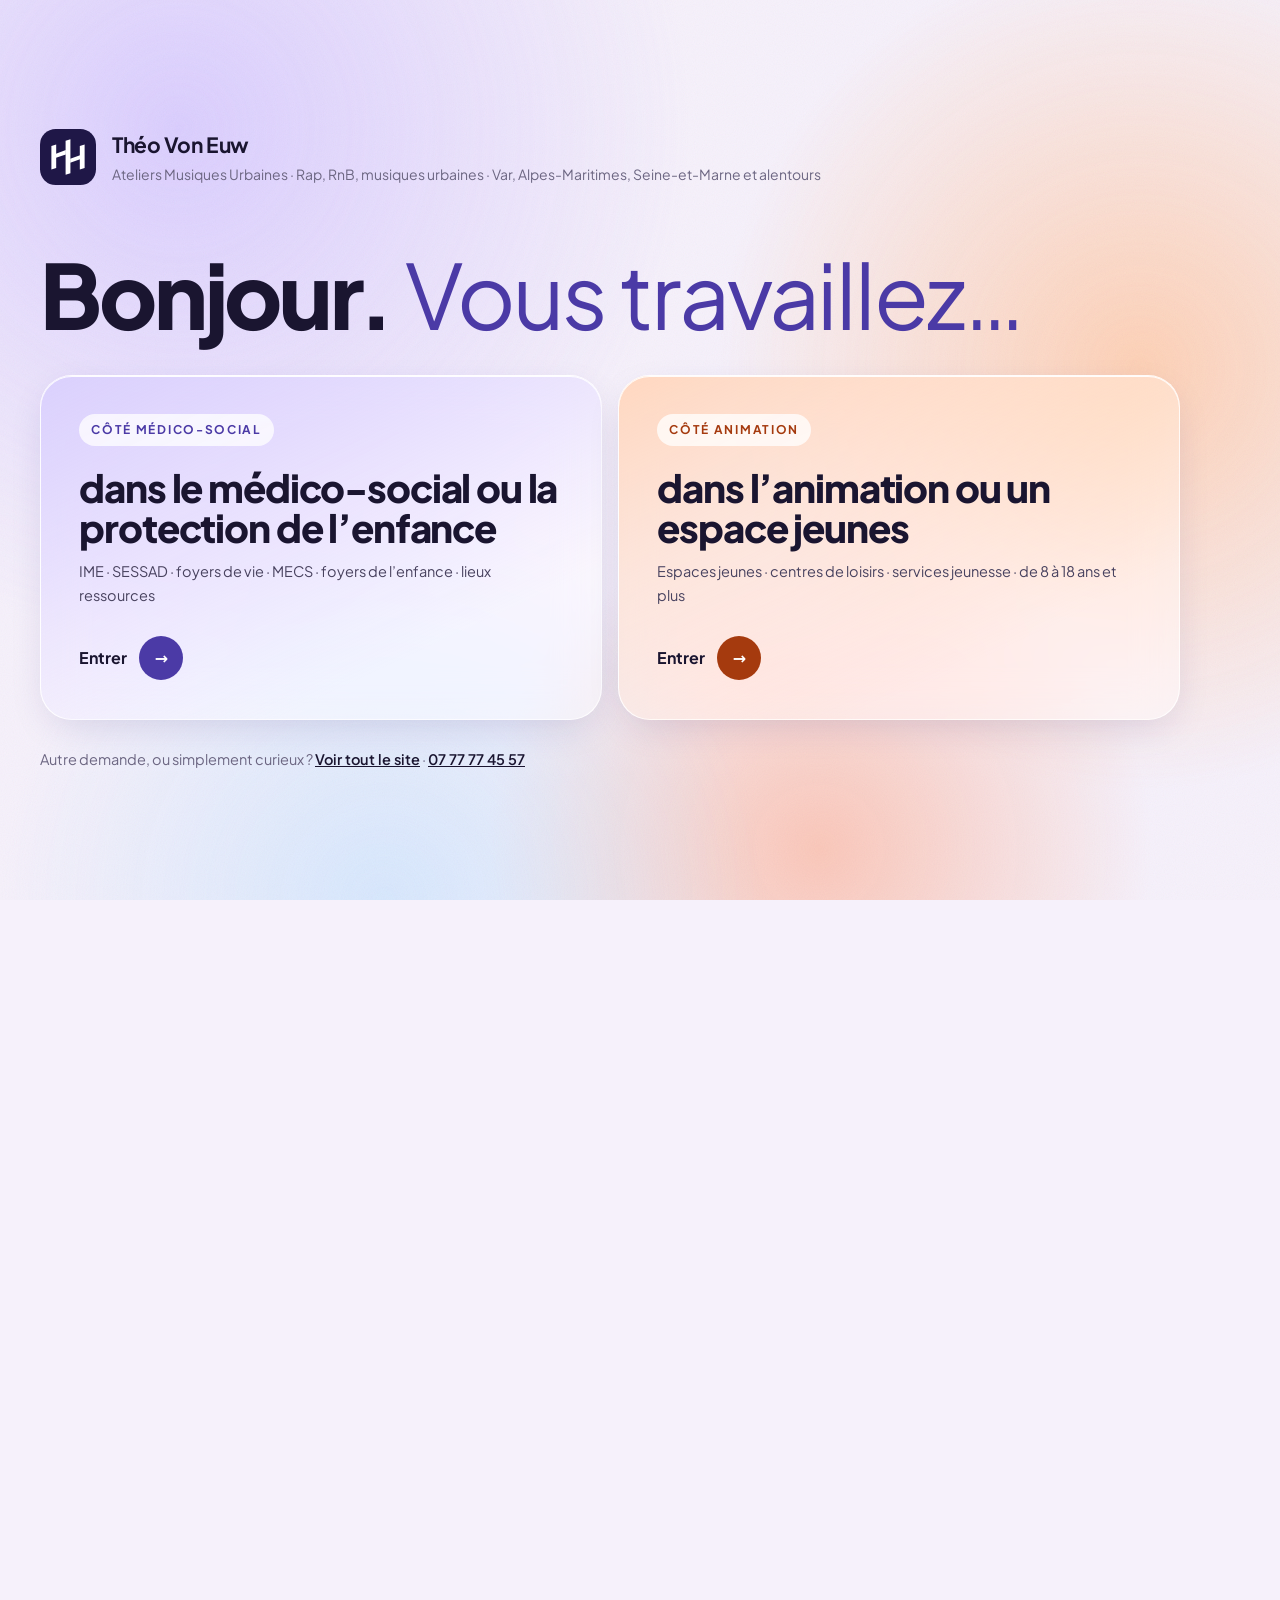
<file: index.html>
<!doctype html>
<html lang="fr">
<head>
<meta charset="utf-8">
<meta name="viewport" content="width=device-width, initial-scale=1">
<title>Théo Von Euw · Ateliers Musiques Urbaines</title>
<meta name="description" content="Ateliers de création en rap, RnB et musiques urbaines pour les établissements médico-sociaux et les espaces jeunes du Var, des Alpes-Maritimes, de Seine-et-Marne et alentours. Théo Von Euw, ingénieur du son et sound designer à Nice.">
<meta name="theme-color" content="#f6f1fb">
<link rel="canonical" href="https://www.ateliersmusiquesurbaines.fr/">
<link rel="icon" href="favicon.svg?v=hh" type="image/svg+xml">
<link rel="apple-touch-icon" href="apple-touch-icon.png">
<link rel="manifest" href="site.webmanifest">
<link rel="preload" href="assets/fonts/plus-jakarta-sans-latin.woff2" as="font" type="font/woff2" crossorigin>
<!-- Aperçu quand le lien est partagé (mail, WhatsApp, LinkedIn, Facebook…) -->
<meta property="og:type" content="website">
<meta property="og:locale" content="fr_FR">
<meta property="og:site_name" content="Théo Von Euw · Ateliers Musiques Urbaines">
<meta property="og:title" content="Ateliers Musiques Urbaines — médico-social &amp; espaces jeunes">
<meta property="og:description" content="Ateliers de création en rap, RnB et musiques urbaines, dans vos locaux : établissements médico-sociaux, protection de l’enfance, espaces jeunes. Var, Alpes-Maritimes, Seine-et-Marne et alentours.">
<meta property="og:url" content="https://www.ateliersmusiquesurbaines.fr/">
<meta property="og:image" content="https://www.ateliersmusiquesurbaines.fr/assets/partage.png">
<meta property="og:image:width" content="1200">
<meta property="og:image:height" content="630">
<meta property="og:image:alt" content="Ateliers Musiques Urbaines — Théo Von Euw, ingénieur du son et sound designer">
<meta name="twitter:card" content="summary_large_image">
<!-- Fiche d'identité lue par Google (résultats de recherche) -->
<script type="application/ld+json">
{
  "@context": "https://schema.org",
  "@type": "ProfessionalService",
  "name": "Ateliers Musiques Urbaines — Théo Von Euw",
  "description": "Ateliers de création musicale en rap, RnB et musiques urbaines pour les établissements médico-sociaux, la protection de l’enfance et les espaces jeunes.",
  "url": "https://www.ateliersmusiquesurbaines.fr/",
  "image": "https://www.ateliersmusiquesurbaines.fr/assets/partage.png",
  "logo": "https://www.ateliersmusiquesurbaines.fr/assets/icone-512.png",
  "telephone": "+33777774557",
  "email": "contactheo00@gmail.com",
  "founder": { "@type": "Person", "name": "Théo Von Euw", "jobTitle": "Ingénieur du son et sound designer" },
  "address": { "@type": "PostalAddress", "addressLocality": "Nice", "addressRegion": "Provence-Alpes-Côte d’Azur", "addressCountry": "FR" },
  "areaServed": [{ "@type": "AdministrativeArea", "name": "Var" }, { "@type": "AdministrativeArea", "name": "Alpes-Maritimes" }, { "@type": "AdministrativeArea", "name": "Seine-et-Marne" }, { "@type": "AdministrativeArea", "name": "Île-de-France" }],
  "knowsAbout": ["Atelier rap", "Atelier RnB", "Musiques urbaines", "Médiation musicale", "Enregistrement", "Écriture de chansons"]
}
</script>
<link rel="stylesheet" href="style.css">
<script>document.documentElement.classList.add('js');</script>
</head>
<body>
<div class="fond" aria-hidden="true"><i></i><i></i><i></i><i></i></div>
<a class="lien-evitement" href="#contenu">Aller au contenu</a>

<header class="entete">
  <div class="capsule">
    <a class="marque" href="#haut" aria-label="Théo Von Euw, retour en haut">
      <img class="logo" src="assets/charte/symbole.svg" alt="" width="42" height="42">
      <span class="marque-texte"><b>Théo Von Euw</b><small>Ateliers Musiques Urbaines</small></span>
    </a>
    <div class="bascule" role="group" aria-label="Votre public">
      <button type="button" data-choix="medico" aria-pressed="false">Médico-social</button>
      <button type="button" data-choix="jeunes" aria-pressed="false">Animation</button>
      <span class="bascule-curseur" aria-hidden="true"></span>
    </div>
    <button class="menu-mobile" type="button" aria-expanded="false" aria-controls="nav" aria-label="Menu"><span aria-hidden="true"></span></button>
    <nav class="nav" id="nav" aria-label="Navigation principale">
      <a href="#publics">Pour vous</a>
      <a href="#seance"><span data-pour="medico">La progression</span><span data-pour="tout">Les ateliers</span><span data-pour="jeunes">Le stage</span></a>
      <a href="#parcours">Parcours</a>
      <a href="#questions">Questions</a>
      <a class="bouton" href="#contact">Me contacter</a>
    </nav>
  </div>
</header>

<main id="contenu">

  <!-- Porte d'entrée : le visiteur choisit son côté -->
  <section class="porte" id="accueil" aria-labelledby="titre-porte">
    <div class="conteneur porte-interieur">
      <div class="porte-tete">
        <img class="logo-porte" src="assets/charte/symbole.svg" alt="" width="56" height="56">
        <div>
          <p class="porte-nom">Théo Von Euw</p>
          <p class="porte-metier">Ateliers Musiques Urbaines · Rap, RnB, musiques urbaines · Var, Alpes-Maritimes, Seine-et-Marne et alentours</p>
        </div>
      </div>

      <h2 id="titre-porte" class="porte-titre">Bonjour. <em>Vous travaillez…</em></h2>

      <div class="portes">
        <a class="verre battant medico" href="#medico" data-choix="medico">
          <span class="battant-etiquette">Côté médico-social</span>
          <strong>dans le médico-social ou la protection de l’enfance</strong>
          <span class="battant-liste">IME · SESSAD · foyers de vie · MECS · foyers de l’enfance · lieux ressources</span>
          <span class="battant-entrer">Entrer <i aria-hidden="true">→</i></span>
        </a>
        <a class="verre battant jeunes" href="#animation" data-choix="jeunes">
          <span class="battant-etiquette">Côté animation</span>
          <strong>dans l’animation ou un espace jeunes</strong>
          <span class="battant-liste">Espaces jeunes · centres de loisirs · services jeunesse · de 8 à 18 ans et plus</span>
          <span class="battant-entrer">Entrer <i aria-hidden="true">→</i></span>
        </a>
      </div>

      <p class="porte-pied">Autre demande, ou simplement curieux ? <a href="#parcours" data-choix="tout">Voir tout le site</a> · <a href="tel:+33777774557">07 77 77 45 57</a></p>
    </div>
  </section>

  <!-- Accroche : une grille de tuiles -->
  <section class="accroche" id="haut">
    <div class="conteneur tuiles">

      <div class="verre tuile tuile-titre">
        <div data-pour="medico">
          <p class="puce"><span class="point" aria-hidden="true"></span>Ateliers Musiques Urbaines — Médico-social &amp; protection de l’enfance</p>
          <h1>Un atelier musical qui avance au rythme de chacun, <em>séance après séance.</em></h1>
          <p class="intro">J’interviens dans toutes sortes de structures, auprès d’enfants, d’adolescents et d’adultes porteurs d’un handicap mental ou physique, et auprès de jeunes en situation de fragilité sociale. Chacun avance à son rythme : de la mélodie fredonnée jusqu’à, parfois, sa propre chanson.</p>
        </div>
        <div data-pour="tout">
          <p class="puce"><span class="point" aria-hidden="true"></span>Rap · RnB · Musiques urbaines — Var, Alpes-Maritimes, Seine-et-Marne et alentours</p>
          <h1>J’installe un studio d’enregistrement dans votre structure, <em>le temps d’un atelier.</em></h1>
          <p class="intro">Ingénieur du son et sound designer, j’anime depuis 2022 des ateliers de création musicale pour deux publics : les établissements médico-sociaux et de protection de l’enfance, et les espaces jeunes. Chaque participant écrit, chante ou vocalise, et s’entend enfin sur un vrai morceau.</p>
        </div>
        <div data-pour="jeunes">
          <p class="puce"><span class="point" aria-hidden="true"></span>Ateliers Musiques Urbaines — Animation &amp; Espaces jeunes</p>
          <h1>Vos jeunes créent leur propre morceau, <em>de la première note à l’enregistrement.</em></h1>
          <p class="intro">Pendant les vacances scolaires ou le temps d’un week-end, j’installe un studio d’enregistrement dans votre structure. Le groupe choisit une instrumentale, invente ses mélodies, écrit ses paroles et enregistre : le temps du stage, un ou plusieurs morceaux voient le jour, en rap, en RnB ou dans le style qui lui ressemble.</p>
        </div>
      </div>

      <div class="tuile tuile-cabine">
        <div class="cabine-haut">
          <span class="rec"><i></i>Studio mobile</span>
          <span>Var, Alpes-Maritimes, Seine-et-Marne et alentours</span>
        </div>
        <div class="cabine-milieu">
          <p class="cabine-titre">J’apporte tout le studio.</p>
          <p class="cabine-texte">Le même matériel qu’en studio professionnel, installé en quelques minutes dans une salle ordinaire.</p>
          <ul class="cabine-materiel">
            <li>Ordinateur</li><li>Convertisseur</li><li>Micro</li><li>Trépied</li><li>Casque</li><li>Enceintes</li>
          </ul>
        </div>
        <div class="cabine-bas">
          <b>Rien à installer de votre côté</b>
          <span>Une salle au calme, une prise et une table suffisent.</span>
        </div>
      </div>

      <div class="verre tuile tuile-public">
        <div data-pour="medico">
          <p class="etiquette etiquette-medico">Vous êtes côté médico-social</p>
          <p class="tuile-public-texte">Deux façons de travailler : un parcours progressif sur l’année pour un public porteur de handicap, et un atelier tourné vers l’écriture en foyer et en MECS.</p>
        </div>
        <div data-pour="jeunes">
          <p class="etiquette etiquette-jeunes">Vous êtes côté animation</p>
          <p class="tuile-public-texte">Un stage de création musicale, sur une durée définie avec vous (6 heures au minimum). À la fin, un vrai morceau, fait par vos jeunes.</p>
        </div>
        <div class="tuile-public-actions">
          <a class="bouton" href="#publics">Voir la démarche <span class="fleche" aria-hidden="true">↓</span></a>
          <button class="lien-changer" type="button" data-changer>Changer de côté</button>
        </div>
      </div>

      <ul class="tuile-reperes" data-pour="jeunes">
        <li class="verre tuile"><b>8 à 18 ans</b><span>et plus : des plus jeunes aux jeunes adultes</span></li>
        <li class="verre tuile"><b>6 h minimum</b><span>la durée se définit avec vous, souvent pendant les vacances ou le week-end</span></li>
        <li class="verre tuile"><b>8 à 10 jeunes</b><span>par groupe, pour que chacun ait vraiment sa place</span></li>
        <li class="verre tuile"><b>1 morceau et plus</b><span>écouté ensemble en fin de stage, puis mixé en studio</span></li>
      </ul>
      <ul class="tuile-reperes" data-pour="medico">
        <li class="verre tuile"><b>Tous âges</b><span>de l’enfance à l’âge adulte, avec ou sans handicap</span></li>
        <li class="verre tuile"><b>Sur l’année</b><span>chaque semaine, tous les quinze jours ou une fois par mois</span></li>
        <li class="verre tuile"><b>À son rythme</b><span>la mélodie d’abord, puis les mots, puis l’écriture</span></li>
        <li class="verre tuile"><b>Tout est gardé</b><span>chaque enregistrement est conservé, depuis 2022</span></li>
      </ul>
      <ul class="tuile-reperes" data-pour="tout">
        <li class="verre tuile"><b>Depuis 2022</b><span>des ateliers en IME, SESSAD, foyers et espaces jeunes</span></li>
        <li class="verre tuile"><b>Deux publics</b><span>médico-social et animation, un accompagnement adapté à chacun</span></li>
        <li class="verre tuile"><b>Chez vous</b><span>je me déplace dans le Var, les Alpes-Maritimes, en Seine-et-Marne et alentours</span></li>
        <li class="verre tuile"><b>Sur devis</b><span>selon le rythme, la durée et le format</span></li>
      </ul>
    </div>
  </section>

  <!-- Publics : seul le panneau du public choisi s’affiche -->
  <section class="section" id="publics" aria-label="Votre public">
    <div class="conteneur">
      <!-- Médico-social & protection de l’enfance -->
      <div class="panneau medico apparait" id="medico-social" data-pour="medico tout">
        <div class="panneau-tete">
          <div>
            <p class="etiquette">Côté médico-social &amp; protection de l’enfance</p>
            <h2>Un atelier qui s’adapte <em>à chaque personne.</em></h2>
          </div>
          <p>IME, SESSAD, foyers de vie, MECS, foyers de l’enfance, lieux ressources : j’interviens auprès de publics jeunes ou moins jeunes, porteurs d’un handicap mental ou physique, ou sans handicap mais en situation de fragilité sociale. Selon le public, l’atelier ne se construit pas de la même façon.</p>
        </div>

        <div class="parcours-duo">
          <article class="verre parcours">
            <p class="parcours-pour">Handicap mental ou physique</p>
            <h3>Une progression sur l’année</h3>
            <p>On travaille dans la durée, le plus souvent sur toute l’année scolaire (chaque semaine hors vacances, tous les quinze jours ou une fois par mois), pour pouvoir suivre les progrès de chacun. On avance par étapes, sans en brûler aucune :</p>
            <ol class="marches">
              <li><b>La topline</b><span>On commence uniquement par la mélodie de la voix : fredonner, vocaliser, improviser sur une instrumentale. Pas besoin de mots ni de savoir lire.</span></li>
              <li><b>Les premiers mots</b><span>Quand la personne est prête, on pose des mots sur sa mélodie.</span></li>
              <li><b>Sa propre chanson</b><span>Si c’est possible, on écrit et on crée sa propre musique.</span></li>
            </ol>
            <p class="parcours-note">Tout dépend du niveau de chacun : il n’y a pas d’étape obligatoire, et chaque progrès compte.</p>
          </article>

          <article class="verre parcours parcours-texte">
            <p class="parcours-pour">Foyers, MECS, protection de l’enfance</p>
            <h3>Des jeunes qui ont des choses à dire</h3>
            <p>L’atelier ressemble à mes stages en espace jeunes, avec une place plus grande pour le texte. Ces jeunes ont besoin de s’exprimer et de reprendre confiance en eux : l’écriture devient un espace pour dire ce qu’ils vivent, avec leurs mots.</p>
            <p>La mélodie garde toute sa place : on cherche la topline, on écrit, on enregistre, jusqu’à une vraie chanson. Sous forme de stage, ou une fois par semaine.</p>
            <ul class="pastilles">
              <li>S’exprimer</li>
              <li>Être écouté</li>
              <li>Reprendre confiance</li>
              <li>Aller au bout d’un projet</li>
            </ul>
          </article>
        </div>

        <div class="panneau-grille">
          <ol class="points">
            <li class="verre">
              <span class="points-num">A</span>
              <div><h3>En lien avec l’équipe</h3>
              <p>Objectifs, cadre et rythme se définissent avec l’équipe éducative, présente pendant la séance. Groupe ou passage individuel : on s’adapte aux personnes accueillies.</p></div>
            </li>
            <li class="verre">
              <span class="points-num">B</span>
              <div><h3>L’autotune comme appui</h3>
              <p>Un effet de correction de la voix (celui qu’on entend dans beaucoup de morceaux actuels) la rend plus juste et plus assurée. S’entendre sonner comme dans les morceaux qu’on aime déclenche souvent la confiance.</p></div>
            </li>
            <li class="verre">
              <span class="points-num">C</span>
              <div><h3>Des repères stables</h3>
              <p>Même déroulé d’une séance à l’autre, mêmes instrumentales retrouvées, installation toujours identique. Le cadre rassure et laisse la place à l’expression.</p></div>
            </li>
            <li class="verre">
              <span class="points-num">D</span>
              <div><h3>Un suivi des progrès</h3>
              <p>Je conserve tous les enregistrements de l’année, et ceux des années passées : la structure peut retrouver une séance à tout moment. Un bilan est possible à la demande de l’équipe.</p></div>
            </li>
          </ol>

          <aside class="colonne">
            <div class="verre encart">
              <h3>Ce que l’atelier travaille</h3>
              <ul class="pastilles">
                <li>Expression des émotions</li>
                <li>Confiance en soi</li>
                <li>Prise de parole</li>
                <li>Écoute de l’autre</li>
                <li>Attention partagée</li>
                <li>Fierté d’une réalisation</li>
              </ul>
            </div>
            <div class="verre encart">
              <h3>Ils m’ont accueilli</h3>
              <ul class="references">
                <li>IME Val Paillon</li>
                <li>SESSAD Val Paillon</li>
                <li>Fondation Lenval<small>IES Les Chanterelles</small></li>
                <li>Fondation de Nice<small>Lieu Ressource</small></li>
                <li>AMAPEI<small>Foyer de vie</small></li>
                <li>AAA<small>Autisme Apprendre Autrement</small></li>
              </ul>
            </div>
            <p class="note">Ce n’est pas de la musicothérapie : c’est un atelier de création mené par un professionnel du son, qui vient compléter le travail de vos équipes.</p>
          </aside>
        </div>

        <div class="panneau-action">
          <a class="bouton" href="#contact" data-profil="medico">Proposer un atelier à ma structure <span class="fleche" aria-hidden="true">→</span></a>
        </div>
      </div>

      <!-- Animation & espaces jeunes -->
      <div class="panneau jeunes apparait" id="espaces-jeunes" data-pour="jeunes tout">
        <div class="panneau-tete">
          <div>
            <p class="etiquette">Côté animation &amp; espaces jeunes</p>
            <h2>Un vrai morceau, fait par eux, <em>le temps d’un stage.</em></h2>
          </div>
          <p>Je viens avec mon studio pour un temps défini avec la structure, le plus souvent pendant les vacances scolaires ou le week-end. L’objectif est simple et motivant : qu’à la fin, un ou plusieurs morceaux existent, au format radio (courts et construits comme ceux qu’ils écoutent). Rap, RnB, musiques urbaines : le style suit les goûts du groupe, de 8 à 18 ans et plus.</p>
        </div>

        <div class="panneau-grille">
          <div>
            <ol class="points">
              <li class="verre">
                <span class="points-num">A</span>
                <div><h3>Leurs goûts, leur style</h3>
                <p>On part de ce qu’ils écoutent. Rap, RnB ou une autre couleur urbaine : c’est le groupe qui choisit la direction du morceau. Une seule règle pour les paroles : pas de grossièretés.</p></div>
              </li>
              <li class="verre">
                <span class="points-num">B</span>
                <div><h3>Les vraies étapes d’un artiste</h3>
                <p>Choisir une instrumentale, trouver une topline, écrire, enregistrer : ils font ce que fait un artiste en studio, guidés par un professionnel.</p></div>
              </li>
              <li class="verre">
                <span class="points-num">C</span>
                <div><h3>Un objectif à tenir ensemble</h3>
                <p>Le dernier jour, on écoute le morceau ensemble. Cette échéance soude le groupe : chacun apporte sa part pour que le projet aboutisse.</p></div>
              </li>
              <li class="verre">
                <span class="points-num">D</span>
                <div><h3>Une place pour chacun</h3>
                <p>Écrire un couplet, trouver le refrain, chanter, rapper, donner son avis sur un enregistrement : tout le monde contribue, même sans avoir jamais tenu un micro.</p></div>
              </li>
            </ol>

            <p class="etiquette formats-titre">Les formats · à définir avec vous, 6 h minimum</p>
            <div class="formats">
              <div class="verre format"><b>En immersion</b><span>Plusieurs jours d’affilée pour vivre la création d’un morceau de bout en bout.</span></div>
              <div class="verre format"><b>En sessions</b><span>Quelques demi-journées réparties sur la semaine ou le week-end.</span></div>
              <div class="verre format"><b>Sur mesure</b><span>La durée se voit avec vous, 6 heures au minimum. Plus de 10 jeunes ? On prévoit plus de temps, pour que chaque groupe ait le même temps au micro.</span></div>
            </div>
          </div>

          <aside class="colonne">
            <div class="verre encart">
              <h3>Ce que les jeunes y gagnent</h3>
              <ul class="pastilles">
                <li>Esprit d’équipe</li>
                <li>Confiance en soi</li>
                <li>Ouverture culturelle</li>
                <li>Créativité</li>
                <li>Prise de parole</li>
                <li>Fierté du résultat</li>
              </ul>
            </div>
            <div class="verre encart">
              <h3>Ils me font confiance</h3>
              <ul class="references">
                <li>SIVOM de Val de Banquière</li>
                <li>Espace Jeunes de Sanary-sur-Mer</li>
                <li>Break’Ados de Bormes-les-Mimosas</li>
                <li>Structures Anima’Nice</li>
                <li>Espace Jeunes d’Antibes</li>
              </ul>
            </div>
            <p class="note">J’interviens dans les espaces jeunes, centres de loisirs et services jeunesse du Var, des Alpes-Maritimes, de Seine-et-Marne et alentours.</p>
          </aside>
        </div>

        <div class="panneau-action">
          <a class="bouton" href="#contact" data-profil="jeunes">Organiser un stage pour mes jeunes <span class="fleche" aria-hidden="true">→</span></a>
        </div>
      </div>
    </div>
  </section>

  <!-- La séance : présentée comme une session dans un logiciel audio -->
  <section class="section" id="seance">
    <div class="conteneur">
      <div data-pour="medico tout" class="bloc-seance">
      <div class="section-tete section-tete-ligne apparait">
        <div>
          <p class="etiquette">Médico-social · La progression</p>
          <h2>Pas à pas, <em>sur toute l’année.</em></h2>
        </div>
        <p>Pour un public porteur de handicap, chaque séance s’appuie sur la précédente. Certaines étapes prennent plus de temps que d’autres, et c’est normal : on suit le rythme de chacun.</p>
      </div>

      <div class="session verre apparait">
        <div class="session-barre" aria-hidden="true">
          <span class="session-nom">Une année d’atelier</span>
          <span>Exemple de parcours : chacun avance à son rythme</span>
          <span class="session-reglages">Chaque semaine, tous les 15 jours ou une fois par mois</span>
        </div>

        <div class="session-regle" aria-hidden="true"><span>Début de l’année</span><span>Fin de l’année</span></div>

        <ol class="pistes">
          <li class="piste">
            <div class="piste-tete"><span class="piste-num">01</span><span class="piste-nom">Mélodie</span></div>
            <div class="piste-zone"><div class="clip clip-m1">
              <h3>La topline, tout au long de l’année</h3>
              <p>La topline, c’est la mélodie de la voix : l’air qu’on fredonne avant d’avoir les mots. On commence par elle, et elle reste la base de chaque séance.</p>
            </div></div>
          </li>
          <li class="piste">
            <div class="piste-tete"><span class="piste-num">02</span><span class="piste-nom">Mots</span></div>
            <div class="piste-zone"><div class="clip clip-m2">
              <h3>Les premiers mots</h3>
              <p>Quand c’est le moment, on pose quelques mots sur la mélodie.</p>
            </div></div>
          </li>
          <li class="piste">
            <div class="piste-tete"><span class="piste-num">03</span><span class="piste-nom">Écrire</span></div>
            <div class="piste-zone"><div class="clip clip-m3">
              <h3>Sa propre chanson</h3>
              <p>Si c’est possible : écrire et créer sa propre musique.</p>
            </div></div>
          </li>
        </ol>
        <span class="tete-lecture" aria-hidden="true"></span>
      </div>
      </div>

      <div data-pour="jeunes tout" class="bloc-seance">
      <div class="section-tete section-tete-ligne apparait">
        <div>
          <p class="etiquette">Animation · Le stage</p>
          <h2>De l’instrumentale <em>au morceau fini.</em></h2>
        </div>
        <p>Les étapes d’un vrai artiste en studio. Sur un stage, elles se chevauchent et se répètent jusqu’à l’écoute du dernier jour.</p>
      </div>

      <div class="session verre apparait">
        <div class="session-barre" aria-hidden="true">
          <span class="session-nom">Le déroulé d’un stage</span>
          <span>Du premier jour à l’écoute finale</span>
          <span class="session-reglages">Rap · RnB · musiques urbaines</span>
        </div>

        <div class="session-regle" aria-hidden="true"><span>Premier jour</span><span>Dernier jour</span></div>

        <ol class="pistes">
          <li class="piste">
            <div class="piste-tete"><span class="piste-num">01</span><span class="piste-nom">Choisir</span></div>
            <div class="piste-zone"><div class="clip clip-a1">
              <h3>Choisir l’instrumentale</h3>
              <p>J’arrive avec des instrumentales que j’ai composées. On les écoute ensemble et le groupe choisit celle qui lui donne envie d’écrire.</p>
            </div></div>
          </li>
          <li class="piste">
            <div class="piste-tete"><span class="piste-num">02</span><span class="piste-nom">Mélodie</span></div>
            <div class="piste-zone"><div class="clip clip-a2">
              <h3>Trouver la topline</h3>
              <p>La topline, c’est la mélodie de la voix : l’air qu’on fredonne avant même d’avoir les mots, celui du refrain qui reste en tête. On la cherche en improvisant sur l’instrumentale.</p>
            </div></div>
          </li>
          <li class="piste">
            <div class="piste-tete"><span class="piste-num">03</span><span class="piste-nom">Écrire</span></div>
            <div class="piste-zone"><div class="clip clip-a3">
              <h3>Écrire les paroles</h3>
              <p>Sur cette mélodie, chacun pose ses mots : ce qu’il vit, ce qu’il pense, ce qu’il a envie de dire. J’aide à construire couplets et refrain.</p>
            </div></div>
          </li>
          <li class="piste">
            <div class="piste-tete"><span class="piste-num">04</span><span class="piste-nom">Enregistrer</span></div>
            <div class="piste-zone"><div class="clip clip-a4">
              <h3>Enregistrer</h3>
              <p>Chacun passe au micro. Je dirige les prises comme en studio et j’assemble les voix sur l’instrumentale.</p>
            </div></div>
          </li>
          <li class="piste">
            <div class="piste-tete"><span class="piste-num">05</span><span class="piste-nom">Écouter</span></div>
            <div class="piste-zone"><div class="clip clip-a5">
              <h3>L’écoute finale</h3>
              <p>On écoute ensemble une première version du morceau (le « prémix »). Je repars ensuite le mixer dans mon studio pour lui donner sa qualité finale.</p>
            </div></div>
          </li>
        </ol>
        <span class="tete-lecture" aria-hidden="true"></span>
      </div>
      </div>

      <div class="seance-bas">
        <figure class="citation apparait" data-pour="medico">
          <blockquote>« Chaque progrès compte : une mélodie trouvée, un premier mot posé, une chanson écrite. »</blockquote>
          <figcaption>La confiance en soi et le regard des autres comptent autant que le morceau.</figcaption>
        </figure>
        <figure class="citation apparait" data-pour="tout">
          <blockquote>« L’objectif : produire de la musique, aboutie ou non, et surtout vivre un espace musical pendant un temps donné. »</blockquote>
          <figcaption>La confiance en soi et le regard des autres comptent autant que le morceau.</figcaption>
        </figure>
        <figure class="citation apparait" data-pour="jeunes">
          <blockquote>« L’objectif : qu’en un temps donné, un ou plusieurs morceaux voient le jour, faits par le groupe. »</blockquote>
          <figcaption>Le dernier jour, on l’écoute ensemble. En chemin : l’esprit d’équipe, la confiance en soi et la découverte d’un métier culturel.</figcaption>
        </figure>
        <div class="verre materiel apparait">
          <h3>Le matériel que j’apporte</h3>
          <ul>
            <li>Ordinateur portable</li>
            <li>Convertisseur audionumérique</li>
            <li>Casque audio</li>
            <li>Microphone</li>
            <li>Trépied</li>
            <li>Paire d’enceintes</li>
          </ul>
          <p>Installé en quelques minutes dans une salle ordinaire, avec une prise et une table.</p>
        </div>
      </div>
    </div>
  </section>

  <!-- Plaquette -->
  <section class="section section-serree" aria-labelledby="titre-plaquette">
    <div class="conteneur">
      <div class="plaquette apparait">
        <div>
          <p class="etiquette">La plaquette</p>
          <h2 id="titre-plaquette">À transmettre à votre direction <em>ou à votre équipe.</em></h2>
          <p data-pour="tout">Une plaquette par public, en cinq pages : démarche, déroulé, organisation et contact.</p>
          <p data-pour="medico">La plaquette médico-social &amp; protection de l’enfance : les deux façons de travailler, la progression, l’organisation, le contact.</p>
          <p data-pour="jeunes">La plaquette des stages Animation &amp; Espaces jeunes : déroulé, formats, ce que les jeunes y gagnent, contact.</p>
        </div>
        <div class="actions">
          <a class="bouton clair" data-pour="medico" href="assets/plaquette-medico-social.pdf" download>Télécharger le PDF <span class="fleche" aria-hidden="true">↓</span></a>
          <a class="bouton clair" data-pour="tout" href="assets/plaquette-medico-social.pdf" download>Plaquette médico-social <span class="fleche" aria-hidden="true">↓</span></a>
          <a class="bouton clair" data-pour="tout" href="assets/plaquette-animation-espaces-jeunes.pdf" download>Plaquette animation <span class="fleche" aria-hidden="true">↓</span></a>
          <a class="bouton clair" data-pour="jeunes" href="assets/plaquette-animation-espaces-jeunes.pdf" download>Télécharger le PDF <span class="fleche" aria-hidden="true">↓</span></a>
          <button class="bouton contour" type="button" data-imprimer>Imprimer cette page</button>
        </div>
      </div>
    </div>
  </section>

  <!-- Parcours : présenté comme la tracklist d'un vinyle -->
  <section class="section" id="parcours">
    <div class="conteneur">
      <div class="section-tete section-tete-ligne apparait">
        <div>
          <p class="etiquette">Parcours</p>
          <h2>Un métier de studio, <em>mis au service des ateliers.</em></h2>
        </div>
        <p>Diplômé en sound design, je travaille entre l’enregistrement d’artistes urbains, le mixage pour l’image et l’enseignement. Les ateliers sont nés de là : partager le quotidien d’un ingénieur du son avec celles et ceux qui n’ont jamais passé la porte d’un studio.</p>
      </div>

      <div class="disque">
        <div class="verre face face-a apparait">
          <div class="face-tete"><span class="face-disque" aria-hidden="true"></span><h3>Expérience</h3></div>
          <ol class="tracklist">
            <li>
              <span class="t-num">01</span>
              <div><h4>Professeur de sound design (création sonore)</h4><p class="lieu">Studio M, Nice</p>
              <p>Cours de mixage, de création sonore pour l’image et de travaux pratiques en studio.</p></div>
              <time>2023 →</time>
            </li>
            <li>
              <span class="t-num">02</span>
              <div><h4>Mixeur podcast</h4><p class="lieu">Med.IA Nature</p></div>
              <time>2023 →</time>
            </li>
            <li>
              <span class="t-num">03</span>
              <div><h4>Ateliers de création de musiques urbaines</h4><p class="lieu">En indépendant — Var, Alpes-Maritimes, Seine-et-Marne et alentours</p>
              <p>IME et SESSAD Val Paillon, Fondation Lenval, Fondation de Nice, AMAPEI, Autisme Apprendre Autrement, espaces jeunes et centres de loisirs.</p></div>
              <time>2022 →</time>
            </li>
            <li>
              <span class="t-num">04</span>
              <div><h4>Ingénieur du son spécialisé rap et RnB</h4><p class="lieu">Vibes Studio, Paris</p>
              <p>Enregistrement, direction artistique, mixage et mastering.</p></div>
              <time>2022</time>
            </li>
            <li>
              <span class="t-num">05</span>
              <div><h4>Mixeur de spots de prévention</h4><p class="lieu">Gendarmerie nationale — MPF Hérault</p>
              <p>Post-production sur Pro Tools, en binôme avec un second mixeur.</p></div>
              <time>Ponctuel</time>
            </li>
            <li>
              <span class="t-num">06</span>
              <div><h4>Sound designer</h4><p class="lieu">Coffee Break, court-métrage d’animation</p></div>
              <time>2021</time>
            </li>
            <li>
              <span class="t-num">07</span>
              <div><h4>Technicien et assistant son</h4><p class="lieu">Studio Replug, Le Cannet</p></div>
              <time>2021–22</time>
            </li>
            <li>
              <span class="t-num">08</span>
              <div><h4>Ingénieur du son et mixeur</h4><p class="lieu">Dans mon studio, avec des artistes rap et RnB</p></div>
              <time>2020 →</time>
            </li>
          </ol>
        </div>

        <div class="colonne">
          <figure class="portrait-theo apparait">
            <img src="assets/photos/portrait-studio.jpg" alt="Théo Von Euw en studio, devant des claviers et une table de mixage." width="1018" height="679" loading="lazy" decoding="async">
            <figcaption><b>Théo Von Euw</b><span>Ingénieur du son &amp; sound designer</span></figcaption>
          </figure>
          <div class="verre face face-b apparait">
            <div class="face-tete"><span class="face-disque" aria-hidden="true"></span><h3>Formation</h3></div>
            <ol class="tracklist">
              <li><span class="t-num">01</span><div><h4>Bachelor Sound Designer</h4><p class="lieu">ACFA Multimédia, Montpellier</p></div><time>2022</time></li>
              <li><span class="t-num">02</span><div><h4>Licence d’espagnol</h4><p class="lieu">Université Nice Sophia Antipolis</p></div><time>2019</time></li>
              <li><span class="t-num">03</span><div><h4>Baccalauréat littéraire</h4><p class="lieu">Lycée Jean Aicard, Hyères</p></div><time>2016</time></li>
            </ol>
          </div>
          <div class="verre encart apparait">
            <h3>Logiciels et matériel</h3>
            <ul class="pastilles">
              <li>Pro Tools</li><li>FL Studio</li><li>Logic Pro</li><li>Table de mixage analogique</li>
            </ul>
          </div>
          <dl class="verre fiche apparait">
            <dt>Basé à</dt><dd>Nice</dd>
            <dt>Statut</dt><dd>Auto-entrepreneur depuis 2022</dd>
            <dt>Mobilité</dt><dd>Permis B, véhiculé</dd>
            <dt>Langues</dt><dd>Français, anglais pro, espagnol</dd>
            <dt>Artiste</dt><dd>Auteur, interprète et compositeur de mélodies</dd>
          </dl>
        </div>
      </div>
    </div>
  </section>

  <!-- Questions -->
  <section class="section" id="questions">
    <div class="conteneur faq-grille">
      <div class="section-tete apparait">
        <p class="etiquette">Questions fréquentes</p>
        <h2>Avant de <em>se lancer.</em></h2>
        <p>Une autre question ? Le plus simple reste de m’appeler au <a href="tel:+33777774557">07 77 77 45 57</a>.</p>
      </div>
      <div class="faq apparait">
        <details class="verre">
          <summary>Faut-il savoir chanter ou rapper ?</summary>
          <p>Non. L’atelier accueille tout le monde, y compris celles et ceux qui n’ont jamais tenu un micro. On part de ce que chacun peut et veut donner, même quelques mots ou quelques sons.</p>
        </details>
        <details class="verre" data-pour="jeunes tout">
          <summary>Combien de temps dure un stage ?</summary>
          <p>La durée se définit avec chaque structure, selon votre planning et votre groupe, avec un minimum de 6 heures pour que le morceau ait le temps de naître. Le plus souvent, les stages ont lieu pendant les vacances scolaires ou le week-end.</p>
        </details>
        <details class="verre" data-pour="jeunes tout">
          <summary>Pour quel âge, et combien de jeunes ?</summary>
          <p>De 8 à 18 ans, et au-delà pour les jeunes adultes. L’idéal est un groupe de 8 à 10 jeunes. S’ils sont plus nombreux, on prévoit plus de temps, pour que chaque groupe ait le même temps au micro.</p>
        </details>
        <details class="verre" data-pour="jeunes tout">
          <summary>Que se passe-t-il à la fin du stage ?</summary>
          <p>Le dernier jour, on écoute ensemble une première version du morceau, ce qu’on appelle le « prémix ». Je repars ensuite le mixer dans mon studio : c’est l’étape qui équilibre les voix et l’instrumentale et donne au morceau sa qualité finale.</p>
        </details>
        <details class="verre" data-pour="jeunes tout">
          <summary>Et les paroles ?</summary>
          <p>Les jeunes écrivent sur ce qu’ils vivent et ce qu’ils ont envie de dire. Une règle est posée dès le début : pas de grossièretés. J’accompagne l’écriture pour que chacun trouve ses mots.</p>
        </details>
        <details class="verre" data-pour="jeunes tout">
          <summary>C’est quoi, une topline ?</summary>
          <p>C’est la mélodie chantée ou rappée d’un morceau : l’air qu’on retient, celui qu’on fredonne sans les paroles. Dans un refrain, c’est ce qui reste en tête. On la cherche avant d’écrire, pour que les mots tombent juste.</p>
        </details>
        <details class="verre" data-pour="jeunes tout">
          <summary>Quel style de musique ?</summary>
          <p>Rap, RnB et musiques urbaines, selon les goûts du groupe. C’est le groupe qui choisit l’instrumentale et la direction du morceau.</p>
        </details>
        <details class="verre" data-pour="jeunes tout">
          <summary>Que veut dire « format radio » ?</summary>
          <p>Un morceau court et construit comme ceux qu’on entend à la radio ou sur les plateformes d’écoute : des couplets et un refrain qui revient. C’est un format concret, motivant, et réaliste à réaliser le temps d’un stage.</p>
        </details>
        <details class="verre" data-pour="medico tout">
          <summary>Comment adaptez-vous l’atelier au handicap ?</summary>
          <p>On commence uniquement par la topline, la mélodie de la voix, sans mots. Quand la personne est prête, on ajoute des mots, puis, si c’est possible, on écrit et on crée sa propre musique. Tout dépend du niveau de chacun, et on suit les progrès au fil de l’année.</p>
        </details>
        <details class="verre" data-pour="medico tout">
          <summary>Et en foyer ou en MECS ?</summary>
          <p>L’atelier ressemble à mes stages en espace jeunes, avec une place plus grande pour l’écriture : ces jeunes ont besoin de s’exprimer et de reprendre confiance en eux. La mélodie et l’enregistrement gardent toute leur place. Il se déroule sous forme de stage, ou une fois par semaine.</p>
        </details>
        <details class="verre" data-pour="medico tout">
          <summary>Est-ce de la musicothérapie ?</summary>
          <p>Non. C’est un atelier de création musicale mené par un professionnel du son. Il ne remplace aucun soin : il vient compléter le travail de vos équipes, avec qui les objectifs sont définis.</p>
        </details>
        <details class="verre" data-pour="medico tout">
          <summary>À quel rythme, et avec combien de participants ?</summary>
          <p>Le plus souvent sur l’année scolaire : chaque semaine (hors vacances scolaires), tous les quinze jours ou une fois par mois, selon ce qui convient à la structure. En foyer ou en MECS, l’atelier peut aussi prendre la forme d’un stage. La taille du groupe n’est pas un problème, puisque l’équipe encadrante est présente ; on peut aussi prévoir des passages individuels.</p>
        </details>
        <details class="verre" data-pour="medico tout">
          <summary>Comment suivez-vous les progrès ?</summary>
          <p>Chaque séance s’appuie sur la précédente. Je conserve tous les enregistrements de l’année, et même ceux de mes premières années d’atelier : si la structure a besoin de retrouver une séance, c’est possible. Je peux aussi faire un bilan à la demande de l’équipe.</p>
        </details>
        <details class="verre">
          <summary>Que doit-on prévoir sur place ?</summary>
          <p>Une salle au calme avec une prise électrique et une table. J’apporte tout le reste : ordinateur, micro, casque, enceintes et convertisseur.</p>
        </details>
        <details class="verre">
          <summary>Où intervenez-vous ?</summary>
          <p>Dans le Var, les Alpes-Maritimes, en Seine-et-Marne et alentours, directement dans vos locaux. Pour un autre secteur, écrivez-moi : on regarde ensemble ce qui est possible.</p>
        </details>
        <details class="verre">
          <summary>Comment se passent le devis et la facturation ?</summary>
          <p>Je vous envoie un devis selon le nombre de séances et le format retenu. En tant qu’auto-entrepreneur, je facture directement la structure.</p>
        </details>
      </div>
    </div>
  </section>

  <!-- Contact -->
  <section class="section" id="contact">
    <div class="conteneur contact-grille">
      <div class="contact-cote apparait">
        <p class="etiquette">Contact</p>
        <h2>Parlons de <em>votre projet.</em></h2>
        <p>Décrivez-moi votre structure et votre public : je reviens vers vous pour en discuter et vous proposer un format et un devis.</p>
        <ul class="coordonnees">
          <li class="verre"><small>Téléphone</small><a href="tel:+33777774557">07 77 77 45 57</a></li>
          <li class="verre"><small>Courriel</small><a href="mailto:contactheo00@gmail.com">contactheo00@gmail.com</a></li>
          <li class="verre"><small>Secteur</small><span>Var, Alpes-Maritimes, Seine-et-Marne et alentours</span></li>
        </ul>
      </div>

      <div class="verre formulaire apparait" id="formulaire">
        <form novalidate>
          <fieldset>
            <legend>Vous êtes</legend>
            <div class="segments">
              <label><input type="radio" name="profil" value="medico"><span>Établissement médico-social</span></label>
              <label><input type="radio" name="profil" value="jeunes"><span>Espace jeunes, animation</span></label>
              <label><input type="radio" name="profil" value="autre"><span>Autre demande</span></label>
            </div>
          </fieldset>

          <div class="champs">
            <label><span>Nom et prénom</span><input type="text" name="nom" autocomplete="name" required></label>
            <label><span>Fonction <i>(facultatif)</i></span><input type="text" name="fonction" autocomplete="organization-title" placeholder="Éducatrice, coordinateur…"></label>
            <label><span>Structure</span><input type="text" name="structure" autocomplete="organization"></label>
            <label><span>Ville</span><input type="text" name="ville" autocomplete="address-level2"></label>
            <label><span>Courriel</span><input type="email" name="email" autocomplete="email"></label>
            <label><span>Téléphone</span><input type="tel" name="telephone" autocomplete="tel"></label>
            <label><span>Public concerné <i>(facultatif)</i></span><input type="text" name="public" placeholder="Âge, nombre de participants…"></label>
            <label><span>Période souhaitée <i>(facultatif)</i></span><input type="text" name="periode" placeholder="Vacances de février, à l’année…"></label>
            <label class="large"><span>Votre message</span><textarea name="message" required></textarea></label>
            <label class="pot-de-miel" aria-hidden="true">Site web<input type="text" name="site" tabindex="-1" autocomplete="off"></label>
          </div>

          <div class="message-erreur" role="alert" hidden></div>

          <div class="formulaire-pied">
            <small>Un courriel ou un téléphone suffit pour que je vous réponde. Vos coordonnées ne servent qu’à ça : <a href="mentions-legales#donnees">en savoir plus</a>.</small>
            <button class="bouton" type="submit">Envoyer ma demande <span class="fleche" aria-hidden="true">→</span></button>
          </div>
        </form>

        <div class="confirmation" hidden>
          <span class="coche" aria-hidden="true">✓</span>
          <h3>Merci, c’est bien reçu.</h3>
          <p>Je reviens vers vous rapidement. Si vous préférez garder une trace dans votre boîte mail, vous pouvez aussi m’envoyer la demande par courriel.</p>
          <div class="actions">
            <a class="bouton" data-mailto href="mailto:contactheo00@gmail.com">L’envoyer aussi par courriel</a>
            <button class="bouton contour-sombre" type="button" data-nouvelle>Nouvelle demande</button>
          </div>
        </div>
      </div>
    </div>
  </section>
</main>

<a class="bouton-rec" href="#contact"><span class="rec-point" aria-hidden="true"></span>Demander un atelier</a>

<footer class="pied">
  <div class="conteneur">
    <div class="verre pied-capsule">
      <div>
        <b>Théo Von Euw</b>
        <p>Mixeur son &amp; sound designer · Ateliers Musiques Urbaines</p>
      </div>
      <div class="pied-droite">
        <p><a href="tel:+33777774557">07 77 77 45 57</a> · <a href="mailto:contactheo00@gmail.com">contactheo00@gmail.com</a></p>
        <p>Auto-entrepreneur · SIRET 910 080 589 00013 · <a href="mentions-legales">Mentions légales &amp; confidentialité</a></p>
      </div>
    </div>
  </div>
</footer>

<script src="config.js"></script>
<script src="app.js"></script>
</body>
</html>
</file>
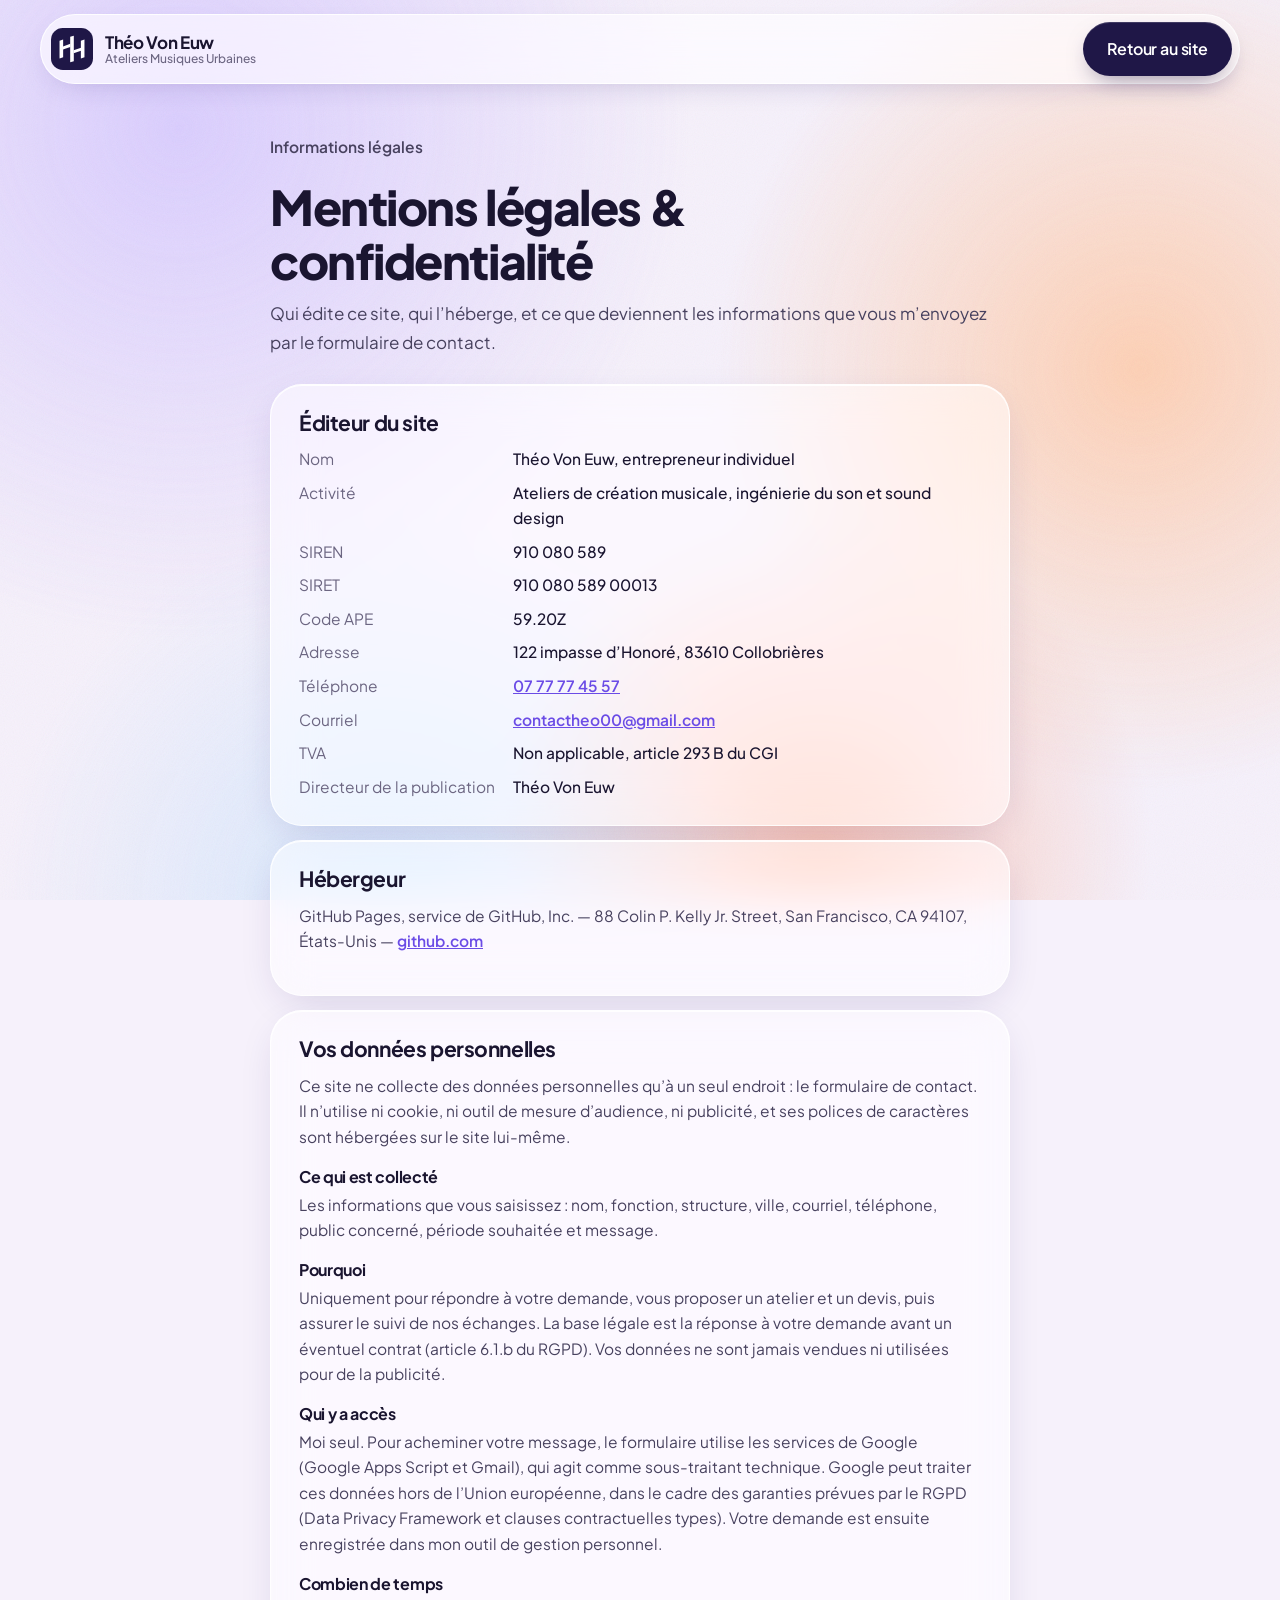
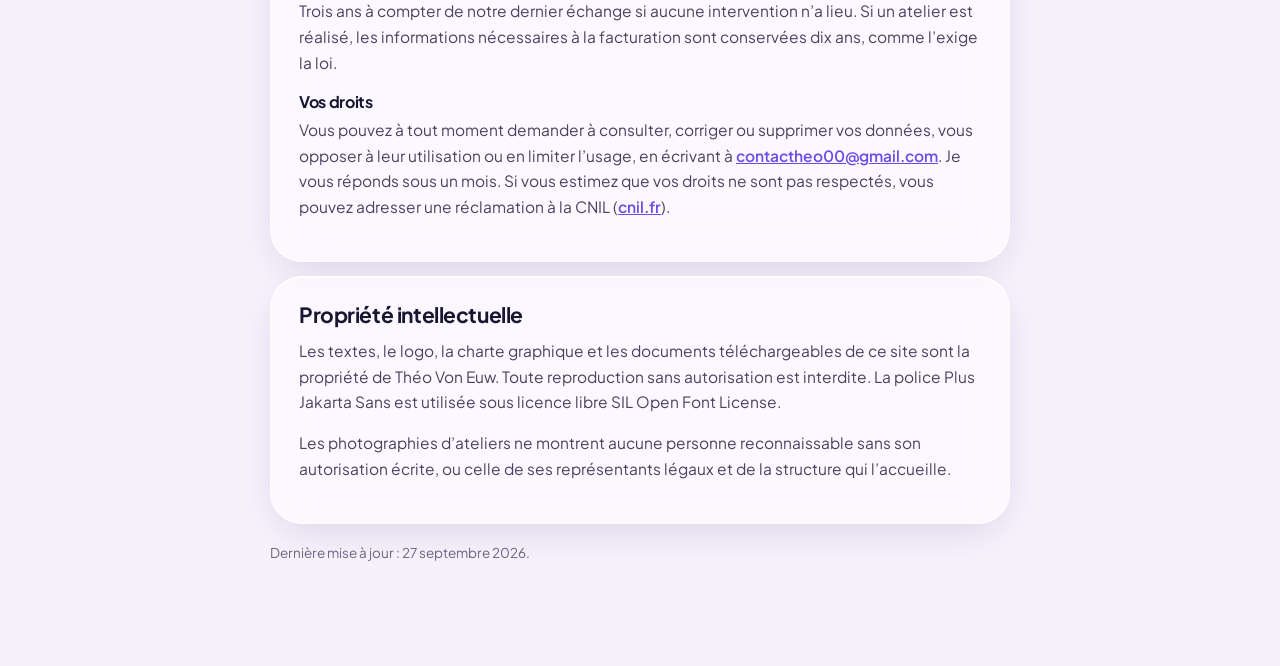
<file: mentions-legales.html>
<!doctype html>
<html lang="fr">
<head>
<meta charset="utf-8">
<meta name="viewport" content="width=device-width, initial-scale=1">
<title>Mentions légales &amp; confidentialité · Théo Von Euw</title>
<meta name="description" content="Mentions légales et politique de confidentialité du site des Ateliers Musiques Urbaines de Théo Von Euw.">
<meta name="theme-color" content="#f6f1fb">
<link rel="canonical" href="https://www.ateliersmusiquesurbaines.fr/mentions-legales">
<link rel="icon" href="favicon.svg?v=hh" type="image/svg+xml">
<link rel="apple-touch-icon" href="apple-touch-icon.png">
<link rel="stylesheet" href="style.css">
<style>
  .legal { max-width: 820px; margin: 0 auto; padding: 48px var(--gouttiere) 88px; }
  .legal h1 { font-size: clamp(32px, 4.4vw, 48px); font-weight: 800; letter-spacing: -0.03em; margin: 10px 0 12px; }
  .legal .chapo { color: var(--encre-2); font-size: 17px; margin-bottom: 28px; }
  .legal section { padding: 26px 28px; margin-bottom: 14px; border-radius: var(--r-l); }
  .legal h2 { font-size: 21px; letter-spacing: -0.02em; margin-bottom: 12px; }
  .legal h3 { font-size: 16px; margin: 18px 0 6px; }
  .legal p, .legal li { font-size: 15.5px; color: var(--encre-2); }
  .legal ul { margin: 0 0 1em; padding-left: 20px; }
  .legal li { margin: 4px 0; }
  .legal dl { display: grid; grid-template-columns: max-content 1fr; gap: 8px 18px; margin: 0; font-size: 15.5px; }
  .legal dt { color: var(--encre-3); }
  .legal dd { margin: 0; font-weight: 500; }
  .legal a { color: var(--signal); font-weight: 600; }
  .legal .maj { font-size: 13.5px; color: var(--encre-3); margin-top: 18px; }
  @media (max-width: 560px) { .legal dl { grid-template-columns: 1fr; gap: 2px; } .legal dt { margin-top: 8px; } }
</style>
</head>
<body>
<div class="fond" aria-hidden="true"><i></i><i></i><i></i><i></i></div>

<header class="entete">
  <div class="capsule">
    <a class="marque" href="/">
      <img class="logo" src="assets/charte/symbole.svg" alt="" width="42" height="42">
      <span class="marque-texte"><b>Théo Von Euw</b><small>Ateliers Musiques Urbaines</small></span>
    </a>
    <a class="bouton" href="/">Retour au site</a>
  </div>
</header>

<main class="legal">
  <p class="etiquette">Informations légales</p>
  <h1>Mentions légales &amp; confidentialité</h1>
  <p class="chapo">Qui édite ce site, qui l’héberge, et ce que deviennent les informations que vous m’envoyez par le formulaire de contact.</p>

  <section class="verre" id="editeur">
    <h2>Éditeur du site</h2>
    <dl>
      <dt>Nom</dt><dd>Théo Von Euw, entrepreneur individuel</dd>
      <dt>Activité</dt><dd>Ateliers de création musicale, ingénierie du son et sound design</dd>
      <dt>SIREN</dt><dd>910 080 589</dd>
      <dt>SIRET</dt><dd>910 080 589 00013</dd>
      <dt>Code APE</dt><dd>59.20Z</dd>
      <dt>Adresse</dt><dd>122 impasse d’Honoré, 83610 Collobrières</dd>
      <dt>Téléphone</dt><dd><a href="tel:+33777774557">07 77 77 45 57</a></dd>
      <dt>Courriel</dt><dd><a href="mailto:contactheo00@gmail.com">contactheo00@gmail.com</a></dd>
      <dt>TVA</dt><dd>Non applicable, article 293 B du CGI</dd>
      <dt>Directeur de la publication</dt><dd>Théo Von Euw</dd>
    </dl>
  </section>

  <section class="verre" id="hebergeur">
    <h2>Hébergeur</h2>
    <p>GitHub Pages, service de GitHub, Inc. — 88 Colin P. Kelly Jr. Street, San Francisco, CA 94107, États-Unis — <a href="https://github.com" rel="noopener">github.com</a></p>
  </section>

  <section class="verre" id="donnees">
    <h2>Vos données personnelles</h2>
    <p>Ce site ne collecte des données personnelles qu’à un seul endroit : le formulaire de contact. Il n’utilise ni cookie, ni outil de mesure d’audience, ni publicité, et ses polices de caractères sont hébergées sur le site lui-même.</p>

    <h3>Ce qui est collecté</h3>
    <p>Les informations que vous saisissez : nom, fonction, structure, ville, courriel, téléphone, public concerné, période souhaitée et message.</p>

    <h3>Pourquoi</h3>
    <p>Uniquement pour répondre à votre demande, vous proposer un atelier et un devis, puis assurer le suivi de nos échanges. La base légale est la réponse à votre demande avant un éventuel contrat (article 6.1.b du RGPD). Vos données ne sont jamais vendues ni utilisées pour de la publicité.</p>

    <h3>Qui y a accès</h3>
    <p>Moi seul. Pour acheminer votre message, le formulaire utilise les services de Google (Google Apps Script et Gmail), qui agit comme sous-traitant technique. Google peut traiter ces données hors de l’Union européenne, dans le cadre des garanties prévues par le RGPD (Data Privacy Framework et clauses contractuelles types). Votre demande est ensuite enregistrée dans mon outil de gestion personnel.</p>

    <h3>Combien de temps</h3>
    <p>Trois ans à compter de notre dernier échange si aucune intervention n’a lieu. Si un atelier est réalisé, les informations nécessaires à la facturation sont conservées dix ans, comme l’exige la loi.</p>

    <h3>Vos droits</h3>
    <p>Vous pouvez à tout moment demander à consulter, corriger ou supprimer vos données, vous opposer à leur utilisation ou en limiter l’usage, en écrivant à <a href="mailto:contactheo00@gmail.com">contactheo00@gmail.com</a>. Je vous réponds sous un mois. Si vous estimez que vos droits ne sont pas respectés, vous pouvez adresser une réclamation à la CNIL (<a href="https://www.cnil.fr" rel="noopener">cnil.fr</a>).</p>
  </section>

  <section class="verre" id="propriete">
    <h2>Propriété intellectuelle</h2>
    <p>Les textes, le logo, la charte graphique et les documents téléchargeables de ce site sont la propriété de Théo Von Euw. Toute reproduction sans autorisation est interdite. La police Plus Jakarta Sans est utilisée sous licence libre SIL Open Font License.</p>
    <p>Les photographies d’ateliers ne montrent aucune personne reconnaissable sans son autorisation écrite, ou celle de ses représentants légaux et de la structure qui l’accueille.</p>
  </section>

  <p class="maj">Dernière mise à jour : 27 septembre 2026.</p>
</main>
</body>
</html>
</file>
<file: style.css>
/* ==========================================================================
   Théo Von Euw — Ateliers Musiques Urbaines
   Charte complète : /charte. Idée directrice : « la vitre de la cabine ».
   Dans un studio, une vitre sépare la régie de la cabine : on se voit, on
   s'entend, chacun à sa place. Le verre dépoli du site, c'est cette vitre.
   ========================================================================== */


/* Plus Jakarta Sans (licence libre OFL, assets/fonts/LICENCE-OFL.txt), hébergée sur le site :
   aucune requête vers Google Fonts, donc aucune adresse IP de visiteur transmise à un tiers. */
@font-face { font-family: 'Plus Jakarta Sans'; font-style: normal; font-weight: 200 800; font-display: swap;
  src: url('assets/fonts/plus-jakarta-sans-latin-ext.woff2') format('woff2');
  unicode-range: U+0100-02BA, U+02BD-02C5, U+02C7-02CC, U+02CE-02D7, U+02DD-02FF, U+0304, U+0308, U+0329, U+1D00-1DBF, U+1E00-1E9F, U+1EF2-1EFF, U+2020, U+20A0-20AB, U+20AD-20C0, U+2113, U+2C60-2C7F, U+A720-A7FF; }
@font-face { font-family: 'Plus Jakarta Sans'; font-style: normal; font-weight: 200 800; font-display: swap;
  src: url('assets/fonts/plus-jakarta-sans-latin.woff2') format('woff2');
  unicode-range: U+0000-00FF, U+0131, U+0152-0153, U+02BB-02BC, U+02C6, U+02DA, U+02DC, U+0304, U+0308, U+0329, U+2000-206F, U+20AC, U+2122, U+2191, U+2193, U+2212, U+2215, U+FEFF, U+FFFD; }

:root {
  /* Couleurs — voir la charte pour le sens de chacune */
  --lumiere: #f6f1fb;      /* fond : la lumière douce du studio */
  --nuit: #1f1747;         /* nuit studio : la cabine, la confiance */
  --encre: #1a1530;
  --encre-2: #48425f;
  --encre-3: #6c6682;
  --rec: #f0622d;          /* voyant REC : l'instant où l'on enregistre */
  --rec-fonce: #c2410c;
  --signal: #6b4ce6;       /* signal : liens, repères, focus */
  --lilas: #d9cffd;        /* médico-social : l'écoute */
  --lilas-encre: #4b3aa6;
  --peche: #ffd6bd;        /* jeunesse : l'énergie */
  --peche-encre: #a53a0e;
  --degrade: linear-gradient(100deg, #f0622d 0%, #d9463f 35%, #6b4ce6 100%);

  /* Verre — trois épaisseurs */
  --verre: rgba(255, 255, 255, 0.55);
  --verre-fort: rgba(255, 255, 255, 0.74);
  --verre-bord: rgba(255, 255, 255, 0.85);
  --verre-ombre: 0 1px 0 rgba(255, 255, 255, .9) inset, 0 12px 40px -12px rgba(46, 30, 110, 0.18);
  --flou: blur(22px) saturate(1.5);

  /* Typographie */
  --sans: 'Plus Jakarta Sans', system-ui, -apple-system, 'Segoe UI', sans-serif;

  --largeur: 1220px;
  --gouttiere: clamp(16px, 4vw, 40px);
  --r-s: 14px;
  --r-m: 22px;
  --r-l: 32px;
}

*, *::before, *::after { box-sizing: border-box; }
html { scroll-behavior: smooth; scroll-padding-top: 104px; -webkit-text-size-adjust: 100%; -webkit-tap-highlight-color: transparent; }
::selection { background: #d9cffd; color: var(--nuit); }
/* Changement de public : fondu enchaîné natif (navigateurs récents), rien ailleurs. */
::view-transition-old(root), ::view-transition-new(root) { animation-duration: .35s; }
body {
  margin: 0; min-height: 100vh;
  background: var(--lumiere); color: var(--encre);
  font-family: var(--sans); font-size: 17px; line-height: 1.65;
  -webkit-font-smoothing: antialiased; overflow-x: hidden;
}
img { max-width: 100%; display: block; }
a { color: inherit; }
p { margin: 0 0 1em; }
h1, h2, h3, h4 { font-family: var(--sans); font-weight: 700; line-height: 1.12; margin: 0; letter-spacing: -0.02em; }
/* Un titre = une partie factuelle (Plus Jakarta Sans ExtraBold) + une partie sensible, la « voix » (Plus Jakarta Sans Regular, en dégradé) */
h1 em, h2 em {
  font-weight: 400; font-style: normal; letter-spacing: -0.025em;
  background: var(--degrade); -webkit-background-clip: text; background-clip: text; color: transparent;
  padding-right: .06em;
}
:focus-visible { outline: 3px solid var(--signal); outline-offset: 3px; border-radius: 6px; }
.conteneur { max-width: var(--largeur); margin: 0 auto; padding: 0 var(--gouttiere); }

/* ---------- Fond : nappes de lumière, teintées selon le public choisi ---------- */
.fond { position: fixed; inset: 0; z-index: -1; overflow: hidden; pointer-events: none; background: var(--lumiere); }
/* Nappes de lumière : un dégradé radial déjà « flou » par nature, rien à recalculer au défilement.
   La couleur est une propriété enregistrée : elle glisse d'une teinte à l'autre quand on change de public. */
@property --nappe { syntax: '<color>'; inherits: false; initial-value: #d4c6ff; }
.fond i { position: absolute; border-radius: 50%; opacity: .8; will-change: transform;
  background: radial-gradient(closest-side, var(--nappe), transparent);
  transition: --nappe 1.2s ease, opacity 1.2s ease; }
.fond i:nth-child(1) { --nappe: #d4c6ff; width: 80vw; height: 80vw; left: -26vw; top: -30vw; animation: derive1 26s ease-in-out infinite alternate; }
.fond i:nth-child(2) { --nappe: #ffc9a6; width: 66vw; height: 66vw; right: -22vw; top: -6vh; animation: derive2 30s ease-in-out infinite alternate; }
.fond i:nth-child(3) { --nappe: #ff9f7a; width: 52vw; height: 52vw; right: 10vw; bottom: -22vw; opacity: .5; animation: derive1 34s ease-in-out infinite alternate-reverse; }
.fond i:nth-child(4) { --nappe: #bfe0ff; width: 60vw; height: 60vw; left: 0; bottom: -30vw; opacity: .55; animation: derive2 38s ease-in-out infinite alternate-reverse; }
[data-public="medico"] .fond i:nth-child(2) { --nappe: #cbbcff; }
[data-public="medico"] .fond i:nth-child(3) { --nappe: #b7a4ff; }
[data-public="jeunes"] .fond i:nth-child(1) { --nappe: #ffd0b4; }
[data-public="jeunes"] .fond i:nth-child(4) { --nappe: #ffb896; }
.fond::after {
  content: ''; position: absolute; inset: 0; opacity: .06; mix-blend-mode: multiply;
  background-image: url("data:image/svg+xml,%3Csvg xmlns='http://www.w3.org/2000/svg' width='160' height='160'%3E%3Cfilter id='n'%3E%3CfeTurbulence type='fractalNoise' baseFrequency='.9' numOctaves='2' stitchTiles='stitch'/%3E%3C/filter%3E%3Crect width='100%25' height='100%25' filter='url(%23n)'/%3E%3C/svg%3E");
}
@keyframes derive1 { to { transform: translate(8vw, 6vh) scale(1.08); } }
@keyframes derive2 { to { transform: translate(-6vw, 10vh) scale(.94); } }

/* ---------- Matière : le verre ---------- */
.panneau .verre, .session .verre, .parcours-duo .verre, .formulaire .verre, .demande .verre { -webkit-backdrop-filter: none; backdrop-filter: none; }
.verre {
  background: var(--verre);
  -webkit-backdrop-filter: var(--flou); backdrop-filter: var(--flou);
  border: 1px solid var(--verre-bord); box-shadow: var(--verre-ombre);
  border-radius: var(--r-m);
}

.etiquette { display: inline-block; font-size: 12.5px; font-weight: 700; letter-spacing: .14em; text-transform: uppercase; color: var(--encre-3); margin-bottom: 14px; }
.lien-evitement { position: absolute; left: -9999px; top: 8px; background: var(--encre); color: #fff; padding: 8px 14px; z-index: 100; border-radius: 8px; }
.lien-evitement:focus { left: 8px; }

/* Voyant REC */
.rec { display: inline-flex; align-items: center; gap: 7px; font-size: 11.5px; font-weight: 800; letter-spacing: .16em; }
.rec i { width: 9px; height: 9px; border-radius: 50%; background: var(--rec); box-shadow: 0 0 0 4px rgba(240, 98, 45, .25), 0 0 14px rgba(240, 98, 45, .8); animation: clignote 1.6s ease-in-out infinite; }
@keyframes clignote { 50% { opacity: .35; } }

/* ---------- Boutons ---------- */
.bouton {
  display: inline-flex; align-items: center; justify-content: center; gap: 10px;
  font-family: var(--sans); font-weight: 600; font-size: 16px; letter-spacing: -0.01em;
  padding: 14px 24px; border-radius: 999px; border: 0;
  background: var(--nuit); color: #fff; text-decoration: none; cursor: pointer;
  box-shadow: 0 10px 24px -10px rgba(31, 23, 71, .55), inset 0 1px 0 rgba(255, 255, 255, .15);
  transition: transform .18s, box-shadow .18s, background .18s;
}
.bouton:hover { transform: translateY(-1px); background: #2d2266; }
.bouton:active { transform: translateY(0) scale(.98); transition-duration: .06s; }
.bouton[aria-busy="true"] { pointer-events: none; opacity: .85; }
.bouton[aria-busy="true"] .fleche { display: inline-block; width: 16px; height: 16px; border-radius: 50%; border: 2px solid rgba(255, 255, 255, .35); border-top-color: #fff; font-size: 0; animation: tourne .8s linear infinite; }
.bouton .fleche { transition: transform .18s; }
.bouton:hover .fleche { transform: translateX(3px); }
.bouton.clair { background: #fff; color: var(--nuit); }
.bouton.clair:hover { background: #fff4ec; }
.bouton.contour { background: rgba(255, 255, 255, .08); color: #fff; box-shadow: inset 0 0 0 1px rgba(255, 255, 255, .4); }
.bouton.contour:hover { background: rgba(255, 255, 255, .16); }
.bouton.contour-sombre, .bouton.secondaire { background: rgba(255, 255, 255, .5); color: var(--encre); box-shadow: inset 0 0 0 1px rgba(26, 21, 48, .18); }
.bouton.contour-sombre:hover, .bouton.secondaire:hover { background: #fff; }

/* Bouton REC flottant */
.bouton-rec {
  position: fixed; right: 20px; bottom: 20px; z-index: 40;
  display: inline-flex; align-items: center; gap: 10px;
  padding: 13px 20px 13px 16px; border-radius: 999px;
  background: rgba(31, 23, 71, .88); color: #fff; text-decoration: none; font-weight: 600; font-size: 15px;
  -webkit-backdrop-filter: var(--flou); backdrop-filter: var(--flou);
  border: 1px solid rgba(255, 255, 255, .18);
  box-shadow: 0 16px 36px -12px rgba(31, 23, 71, .6);
  transition: transform .3s, opacity .3s, background .2s;
}
.bouton-rec:hover { background: var(--nuit); }
.rec-point { width: 12px; height: 12px; border-radius: 50%; background: var(--rec); box-shadow: 0 0 0 4px rgba(240, 98, 45, .3); animation: clignote 1.6s ease-in-out infinite; }
.bouton-rec.cache { opacity: 0; transform: translateY(16px); pointer-events: none; }

/* ---------- En-tête flottant ---------- */
.entete { position: sticky; top: 0; z-index: 50; padding: 14px var(--gouttiere) 0; transition: padding .25s ease; }
.entete.defile { padding-top: 8px; }
.entete.defile .capsule { background: rgba(255, 255, 255, .8); box-shadow: 0 14px 34px -16px rgba(46, 30, 110, .35); }
.capsule {
  max-width: var(--largeur); margin: 0 auto;
  display: flex; align-items: center; justify-content: space-between; gap: 14px;
  padding: 7px 7px 7px 10px; border-radius: 999px;
  background: rgba(255, 255, 255, .62);
  -webkit-backdrop-filter: var(--flou); backdrop-filter: var(--flou);
  border: 1px solid var(--verre-bord);
  box-shadow: 0 10px 30px -14px rgba(46, 30, 110, .25);
  position: relative;
}
.marque { display: flex; align-items: center; gap: 12px; text-decoration: none; }
.logo { width: 42px; height: 42px; flex: none; }
.marque-texte { display: flex; flex-direction: column; line-height: 1.15; }
.marque-texte b { font-weight: 700; font-size: 17px; letter-spacing: -0.02em; }
.marque-texte small { font-size: 12px; color: var(--encre-3); font-weight: 500; }
.nav { display: flex; align-items: center; gap: 2px; }
.nav a:not(.bouton) { text-decoration: none; font-size: 14.5px; font-weight: 500; color: var(--encre-2); padding: 9px 13px; border-radius: 999px; transition: background .15s, color .15s; }
.nav a:not(.bouton):hover { background: rgba(255, 255, 255, .85); color: var(--encre); }
.nav a.actif { background: #fff; color: var(--encre); box-shadow: 0 2px 8px -4px rgba(46, 30, 110, .3); }
.nav .bouton { padding: 11px 20px; font-size: 14.5px; margin-left: 6px; }
.menu-mobile { display: none; }

/* ---------- Accroche : grille de tuiles ---------- */
.accroche { padding: clamp(28px, 4vw, 48px) 0 0; }
.tuiles { display: grid; grid-template-columns: repeat(12, 1fr); gap: 14px; }
.tuile { border-radius: var(--r-l); }
.tuile-titre { grid-column: span 8; padding: clamp(28px, 4vw, 52px); }
.tuile-cabine { grid-column: span 4; grid-row: span 2; }
.tuile-reperes { grid-column: span 12; list-style: none; margin: 0; padding: 0; display: grid; grid-template-columns: repeat(4, 1fr); gap: 14px; }

.puce {
  display: inline-flex; align-items: center; gap: 10px;
  font-size: 13.5px; font-weight: 600; color: var(--encre-2);
  padding: 7px 15px 7px 11px; border-radius: 999px; background: rgba(255, 255, 255, .75);
}
.point { width: 8px; height: 8px; border-radius: 50%; background: var(--rec); box-shadow: 0 0 0 4px rgba(240, 98, 45, .18); }
.tuile-titre h1 { font-size: clamp(38px, 5vw, 66px); font-weight: 800; letter-spacing: -0.03em; line-height: 1.02; margin: 22px 0 22px; }
.tuile-titre .intro { font-size: 18.5px; color: var(--encre-2); max-width: 36em; margin: 0; }

/* La cabine : le logo devenu vumètre */
.tuile-cabine {
  position: relative; overflow: hidden; color: #fff;
  display: flex; flex-direction: column; justify-content: space-between; gap: 24px;
  padding: 26px 26px 28px;
  background:
    radial-gradient(circle at 80% 8%, rgba(240, 98, 45, .55), transparent 42%),
    radial-gradient(circle at 0% 100%, rgba(107, 76, 230, .75), transparent 55%),
    var(--nuit);
  box-shadow: 0 30px 60px -28px rgba(31, 23, 71, .7), inset 0 1px 0 rgba(255, 255, 255, .15);
}
.tuile-cabine::after { /* reflet de vitre */
  content: ''; position: absolute; inset: 0; pointer-events: none;
  background: linear-gradient(115deg, rgba(255, 255, 255, .14) 0%, rgba(255, 255, 255, 0) 38%, rgba(255, 255, 255, 0) 62%, rgba(255, 255, 255, .06) 100%);
}
.cabine-haut { display: flex; flex-direction: column; align-items: flex-start; gap: 6px; font-size: 13px; color: #d7cff5; font-weight: 500; line-height: 1.4; }
.cabine-haut .rec { white-space: nowrap; color: #fff; }
.cabine-milieu { flex: 1; display: flex; flex-direction: column; justify-content: center; gap: 18px; }
.cabine-titre { margin: 0; font-size: clamp(26px, 2.6vw, 34px); font-weight: 800; letter-spacing: -0.03em; line-height: 1.1; }
.cabine-texte { margin: -6px 0 0; font-size: 15px; line-height: 1.5; color: #d7cff5; max-width: 26em; }
.cabine-materiel { list-style: none; margin: 0; padding: 0; display: flex; flex-wrap: wrap; gap: 8px; }
.cabine-materiel li { font-size: 14px; font-weight: 500; padding: 7px 13px; border-radius: 999px; background: rgba(255, 255, 255, .1); border: 1px solid rgba(255, 255, 255, .22); color: #f4efff; }
.cabine-bas b { display: block; font-size: 20px; font-weight: 700; letter-spacing: -0.02em; }
.cabine-bas span { display: block; font-size: 14px; color: #d7cff5; margin-top: 4px; line-height: 1.45; }

.tuile-reperes li { padding: 20px 22px 18px; border-radius: var(--r-m); }
.tuile-reperes b { display: block; font-size: 26px; font-weight: 800; letter-spacing: -0.04em; line-height: 1.1; }
.tuile-reperes span { display: block; font-size: 14px; color: var(--encre-2); margin-top: 6px; line-height: 1.45; }

/* ---------- Sections ---------- */
.section { padding: clamp(64px, 8vw, 104px) 0 0; }
.section-serree { padding-top: clamp(40px, 5vw, 64px); }
main > .section:last-child { padding-bottom: clamp(64px, 8vw, 104px); }
.section-tete { max-width: 780px; margin-bottom: 40px; }
.section-tete-ligne { max-width: none; display: grid; grid-template-columns: 1.15fr .85fr; gap: 24px 56px; align-items: end; }
.section-tete-ligne > p { margin: 0; }
.section-tete h2, .contact-cote h2, .panneau-tete h2 { font-size: clamp(32px, 4.2vw, 50px); font-weight: 800; letter-spacing: -0.03em; line-height: 1.05; }
.section-tete > p:not(.etiquette), .section-tete-ligne > p { font-size: 17.5px; color: var(--encre-2); }
.section-tete > p:not(.etiquette) { margin-top: 18px; }
.section-tete a { color: var(--signal); font-weight: 600; }

/* ---------- Choix du public ---------- */
/* Chaque bloc dit pour qui il est fait : data-pour="medico", "jeunes", et/ou "tout" (quand le visiteur
   a choisi « Voir tout le site »). Sans script, la page reste celle de « tout ». */
[data-public="medico"] [data-pour]:not([data-pour~="medico"]),
[data-public="jeunes"] [data-pour]:not([data-pour~="jeunes"]),
html:not([data-public]) [data-pour]:not([data-pour~="tout"]) { display: none !important; }
html:not([data-public]) .tuile-public { display: none; }
html:not([data-public]) .bascule-curseur { opacity: 0; }

/* La porte d'entrée */
.porte { min-height: 100vh; min-height: 100svh; display: flex; padding: 40px 0; }
.js .porte { position: fixed; inset: 0; z-index: 60; overflow-y: auto; overscroll-behavior: contain; transition: opacity .45s ease, visibility .45s, transform .45s cubic-bezier(.3, .7, .2, 1); }
.js.porte-fermee .porte { opacity: 0; visibility: hidden; pointer-events: none; transform: scale(1.03); }
.js.porte-ouverte { overflow: hidden; }
.js.porte-ouverte .entete, .js.porte-ouverte .bouton-rec, .js.porte-ouverte .pied,
.js.porte-ouverte main > :not(.porte) { visibility: hidden; }
.porte-interieur { width: 100%; margin: auto 0; } /* centré, sans rogner le haut quand ça déborde */
.porte-tete { display: flex; align-items: center; gap: 16px; }
.logo-porte { width: 56px; height: 56px; }
.porte-nom { margin: 0; font-size: 21px; font-weight: 700; letter-spacing: -0.02em; }
.porte-metier { margin: 0; font-size: 14px; color: var(--encre-3); }
.porte-titre { font-size: clamp(44px, 7vw, 92px); font-weight: 800; letter-spacing: -0.035em; line-height: 1; margin: clamp(40px, 7vh, 80px) 0 clamp(28px, 4vh, 44px); }
.portes { display: grid; grid-template-columns: 1fr 1fr; gap: 16px; }
.battant {
  position: relative; display: flex; flex-direction: column; text-decoration: none;
  min-height: clamp(260px, 38vh, 380px); padding: clamp(24px, 3vw, 40px);
  border-radius: var(--r-l); overflow: hidden;
  transition: transform .35s cubic-bezier(.3, .7, .2, 1), box-shadow .35s;
}
.battant::before { /* reflet de vitre qui glisse au survol */
  content: ''; position: absolute; top: -20%; bottom: -20%; width: 40%; left: -60%; transform: skewX(-18deg);
  background: linear-gradient(90deg, rgba(255, 255, 255, 0), rgba(255, 255, 255, .55), rgba(255, 255, 255, 0));
  transition: left .7s ease; pointer-events: none;
}
.battant:hover::before, .battant:focus-visible::before { left: 120%; }
.battant:hover { transform: translateY(-4px); box-shadow: 0 1px 0 rgba(255, 255, 255, .9) inset, 0 30px 60px -24px rgba(46, 30, 110, .4); }
.battant.medico { background: linear-gradient(155deg, rgba(217, 207, 253, .92), rgba(255, 255, 255, .45) 75%); }
.battant.jeunes { background: linear-gradient(155deg, rgba(255, 214, 189, .95), rgba(255, 255, 255, .45) 75%); }
.battant-etiquette { align-self: flex-start; font-size: 12px; font-weight: 700; letter-spacing: .14em; text-transform: uppercase; padding: 6px 12px; border-radius: 999px; background: rgba(255, 255, 255, .75); }
.battant.medico .battant-etiquette { color: var(--lilas-encre); }
.battant.jeunes .battant-etiquette { color: var(--peche-encre); }
.battant strong { display: block; font-size: clamp(26px, 3vw, 40px); font-weight: 800; letter-spacing: -0.03em; line-height: 1.05; margin: 22px 0 12px; max-width: 13em; }
.battant-liste { font-size: 14.5px; color: var(--encre-2); }
.battant-entrer { margin-top: auto; padding-top: 28px; display: inline-flex; align-items: center; gap: 12px; font-weight: 700; font-size: 16px; }
.battant-entrer i { width: 44px; height: 44px; border-radius: 50%; display: inline-flex; align-items: center; justify-content: center; font-style: normal; color: #fff; transition: transform .3s; }
.battant.medico .battant-entrer i { background: var(--lilas-encre); }
.battant.jeunes .battant-entrer i { background: var(--peche-encre); }
.battant:hover .battant-entrer i { transform: translateX(6px); }
.porte-pied { margin: 28px 0 0; font-size: 14.5px; color: var(--encre-3); }
.porte-pied a { color: var(--encre); font-weight: 600; }

/* Le sélecteur dans l'en-tête */
.bascule {
  position: relative; display: inline-grid; grid-template-columns: 1fr 1fr; padding: 4px; margin-left: auto; border-radius: 999px; flex: none;
  background: rgba(26, 21, 48, .06);
}
.bascule button { position: relative; z-index: 1; font: inherit; font-size: 13.5px; font-weight: 600; padding: 8px 14px; border: 0; background: none; cursor: pointer; color: var(--encre-2); border-radius: 999px; transition: color .25s; }
.bascule button[aria-pressed="true"] { color: #fff; }
.bascule-curseur { position: absolute; top: 4px; bottom: 4px; left: 4px; width: calc(50% - 4px); border-radius: 999px; background: var(--lilas-encre); transition: transform .35s cubic-bezier(.3, .7, .2, 1), background .35s; }
[data-public="jeunes"] .bascule-curseur { transform: translateX(100%); background: var(--peche-encre); }

/* Tuile « pour vous » de l'accroche */
.tuile-public { grid-column: span 8; padding: 26px clamp(24px, 3vw, 36px); display: flex; flex-direction: column; justify-content: space-between; gap: 18px; }
.etiquette-medico { color: var(--lilas-encre); }
.etiquette-jeunes { color: var(--peche-encre); }
.tuile-public-texte { font-size: 19px; font-weight: 500; letter-spacing: -0.015em; line-height: 1.45; margin: 0; max-width: 36em; }
.tuile-public-actions { display: flex; flex-wrap: wrap; align-items: center; gap: 12px 20px; }
.lien-changer { font: inherit; font-size: 14.5px; font-weight: 600; color: var(--encre-2); background: none; border: 0; padding: 4px 0; cursor: pointer; text-decoration: underline; text-underline-offset: 4px; }
.lien-changer:hover { color: var(--signal); }

.panneau {
  border-radius: var(--r-l); padding: clamp(26px, 4.5vw, 56px);
  border: 1px solid var(--verre-bord);
  -webkit-backdrop-filter: var(--flou); backdrop-filter: var(--flou);
  box-shadow: var(--verre-ombre); position: relative; overflow: hidden;
}
.panneau + .panneau { margin-top: 16px; }
[data-public] .panneau + .panneau { margin-top: 0; }
.panneau.medico { background: linear-gradient(160deg, rgba(217, 207, 253, .72), rgba(255, 255, 255, .42) 70%); }
.panneau.jeunes { background: linear-gradient(160deg, rgba(255, 214, 189, .8), rgba(255, 255, 255, .42) 70%); }
.panneau::before { content: ''; position: absolute; width: 420px; height: 420px; border-radius: 50%; right: -140px; top: -160px; filter: blur(40px); opacity: .55; pointer-events: none; }
.panneau.medico::before { background: #b9a6ff; }
.panneau.jeunes::before { background: #ffb08a; }
.panneau > * { position: relative; }
.panneau.medico .etiquette { color: var(--lilas-encre); }
.panneau.jeunes .etiquette { color: var(--peche-encre); }
.panneau-tete { display: grid; grid-template-columns: 1.1fr .9fr; gap: 20px 56px; align-items: end; margin-bottom: 36px; }
.panneau-tete > p { margin: 0; font-size: 16.5px; color: var(--encre-2); }
.parcours-duo { display: grid; grid-template-columns: 1fr 1fr; gap: 14px; margin-bottom: 18px; align-items: start; }
.parcours { padding: 26px 28px; background: rgba(255, 255, 255, .72); border-radius: var(--r-l); }
.parcours h3 { font-size: 22px; letter-spacing: -0.025em; margin: 10px 0 10px; }
.parcours > p { font-size: 15.5px; color: var(--encre-2); }
.parcours-pour { display: inline-block; font-size: 12px; font-weight: 700; letter-spacing: .12em; text-transform: uppercase; padding: 5px 11px; border-radius: 999px; background: var(--lilas); color: var(--lilas-encre); margin: 0 !important; }
.parcours-texte { background: linear-gradient(150deg, rgba(31, 23, 71, .94), rgba(75, 58, 166, .9)); color: #fff; border-color: rgba(255, 255, 255, .2); }
.parcours-texte h3 { color: #fff; }
.parcours-texte > p { color: #ddd5f7; }
.parcours-texte .parcours-pour { background: rgba(255, 255, 255, .14); color: #ffd6bd; }
.parcours-texte .pastilles li { background: rgba(255, 255, 255, .1); border-color: rgba(255, 255, 255, .2); color: #fff; }
.marches { list-style: none; margin: 4px 0 14px; padding: 0; counter-reset: m; display: grid; gap: 8px; }
.marches li { counter-increment: m; display: grid; grid-template-columns: 34px 1fr; gap: 4px 12px; padding: 12px 14px; border-radius: var(--r-s); background: rgba(217, 207, 253, .45); }
.marches li:nth-child(2) { margin-left: 18px; }
.marches li:nth-child(3) { margin-left: 36px; }
.marches li::before { content: counter(m); grid-row: span 2; width: 34px; height: 34px; border-radius: 50%; display: flex; align-items: center; justify-content: center; background: var(--lilas-encre); color: #fff; font-weight: 800; font-size: 14px; }
.marches b { font-size: 15.5px; letter-spacing: -0.02em; }
.marches span { font-size: 14px; color: var(--encre-2); line-height: 1.5; }
.parcours-note { font-size: 14px !important; margin: 0; color: var(--lilas-encre) !important; font-weight: 600; }
.panneau-grille { display: grid; grid-template-columns: 1.2fr .8fr; gap: 18px; align-items: start; }
.points { list-style: none; margin: 0; padding: 0; display: grid; grid-template-columns: 1fr 1fr; gap: 12px; }
.points li { padding: 20px 22px; background: rgba(255, 255, 255, .62); display: grid; grid-template-columns: auto 1fr; gap: 14px; }
.points-num { width: 30px; height: 30px; border-radius: 10px; display: flex; align-items: center; justify-content: center; font-size: 13px; font-weight: 800; color: #fff; background: var(--nuit); }
.medico .points-num { background: var(--lilas-encre); }
.jeunes .points-num { background: var(--peche-encre); }
.points h3 { font-size: 17px; letter-spacing: -0.02em; margin: 4px 0 6px; }
.points p { margin: 0; color: var(--encre-2); font-size: 15px; line-height: 1.55; }
.colonne { display: grid; gap: 12px; }
.encart { padding: 22px 24px; background: rgba(255, 255, 255, .72); }
.encart h3 { font-size: 16.5px; letter-spacing: -0.02em; margin-bottom: 14px; }
.pastilles { display: flex; flex-wrap: wrap; gap: 7px; list-style: none; margin: 0; padding: 0; }
.pastilles li { font-size: 13.5px; font-weight: 500; padding: 6px 12px; border-radius: 999px; background: rgba(255, 255, 255, .85); border: 1px solid rgba(26, 21, 48, .08); }
.references { list-style: none; margin: 0; padding: 0; }
.references li { font-size: 15.5px; font-weight: 600; letter-spacing: -0.01em; padding: 9px 0; border-top: 1px solid rgba(26, 21, 48, .08); line-height: 1.35; display: flex; flex-direction: column; }
.references li:first-child { border-top: 0; padding-top: 0; }
.references small { font-size: 13px; font-weight: 400; color: var(--encre-3); }
.note { font-size: 14px; color: var(--encre-2); margin: 4px 6px 0; padding-left: 14px; border-left: 2px solid rgba(26, 21, 48, .15); }
.formats-titre { margin-top: 26px; }
.formats { display: grid; grid-template-columns: repeat(3, 1fr); gap: 12px; }
.format { padding: 16px 18px; background: rgba(255, 255, 255, .62); border-radius: var(--r-s); }
.format b { display: block; font-size: 15.5px; font-weight: 700; letter-spacing: -0.02em; }
.format span { display: block; font-size: 13.5px; color: var(--encre-2); margin-top: 4px; line-height: 1.45; }
.panneau-action { margin-top: 30px; }

/* ---------- La séance : une session dans un logiciel audio ---------- */
.session { position: relative; overflow: hidden; border-radius: var(--r-l); padding: 0 0 18px; background: rgba(255, 255, 255, .5); }
.session-barre {
  display: flex; flex-wrap: wrap; align-items: center; gap: 10px 22px;
  padding: 14px 22px; border-bottom: 1px solid rgba(26, 21, 48, .08);
  background: rgba(255, 255, 255, .55); font-size: 13.5px; color: var(--encre-2);
}
.session-nom { font-weight: 700; color: var(--encre); }
.session-barre > span:nth-child(2) { color: var(--encre-3); }
.session-reglages { margin-left: auto; }
.session-regle {
  --tete: 150px;
  position: relative; height: 34px; margin-left: var(--tete); margin-right: 22px;
  display: flex; justify-content: space-between; align-items: flex-start; padding-top: 6px;
  font-size: 11.5px; font-weight: 600; letter-spacing: .08em; text-transform: uppercase; color: var(--encre-3);
  background:
    linear-gradient(to right, rgba(26, 21, 48, .35) 1px, transparent 1px) 0 100% / 60px 12px repeat-x,
    linear-gradient(to right, rgba(26, 21, 48, .18) 1px, transparent 1px) 0 100% / 12px 6px repeat-x;
}
.pistes { list-style: none; margin: 0; padding: 0; }
.piste { display: grid; grid-template-columns: 150px 1fr; min-height: 132px; border-top: 1px solid rgba(26, 21, 48, .07); }
.piste-tete { padding: 18px 16px 18px 22px; display: flex; flex-direction: column; gap: 4px; border-right: 1px solid rgba(26, 21, 48, .07); }
.piste-num { font-size: 12px; font-weight: 800; color: var(--encre-3); letter-spacing: .08em; }
.piste-nom { font-size: 15px; font-weight: 700; letter-spacing: -0.01em; }
.piste-zone { position: relative; padding: 14px 22px 14px 0; }
.clip {
  position: relative; height: 100%; padding: 16px 20px 16px; border-radius: 16px; overflow: hidden;
  border: 1px solid rgba(255, 255, 255, .8);
  box-shadow: 0 10px 24px -14px rgba(46, 30, 110, .35);
}
.clip::before { /* forme d'onde dans le clip */
  content: ''; position: absolute; left: 0; right: 0; bottom: 0; height: 36px; opacity: .35; pointer-events: none;
  background:
    repeating-linear-gradient(to right, currentColor 0 2px, transparent 2px 6px);
  -webkit-mask: radial-gradient(ellipse 60% 100% at 30% 100%, #000 40%, transparent 72%), radial-gradient(ellipse 50% 90% at 78% 100%, #000 35%, transparent 70%);
  mask: radial-gradient(ellipse 60% 100% at 30% 100%, #000 40%, transparent 72%), radial-gradient(ellipse 50% 90% at 78% 100%, #000 35%, transparent 70%);
}
.clip > * { position: relative; }
.clip h3 { font-size: 17px; letter-spacing: -0.02em; margin-bottom: 6px; }
.clip p { font-size: 14.5px; color: var(--encre-2); margin: 0 0 22px; line-height: 1.5; }
.clip-1 { margin-left: 0; width: 44%; background: linear-gradient(135deg, rgba(217, 207, 253, .95), rgba(255, 255, 255, .75)); color: var(--lilas-encre); }
.clip-2 { margin-left: 28%; width: 46%; background: linear-gradient(135deg, rgba(255, 190, 160, .95), rgba(255, 255, 255, .75)); color: var(--rec-fonce); }
.clip-3 { margin-left: 56%; width: 44%; background: linear-gradient(135deg, rgba(196, 184, 255, .95), rgba(255, 214, 189, .75)); color: var(--signal); }
.clip-m1 { margin-left: 0; width: 100%; background: linear-gradient(135deg, rgba(217, 207, 253, .95), rgba(255, 255, 255, .75)); color: var(--lilas-encre); }
.clip-m2 { margin-left: 34%; width: 66%; background: linear-gradient(135deg, rgba(196, 184, 255, .95), rgba(255, 255, 255, .75)); color: var(--signal); }
.clip-m3 { margin-left: 64%; width: 36%; background: repeating-linear-gradient(135deg, rgba(255, 214, 189, .9) 0 14px, rgba(255, 228, 212, .9) 14px 28px); color: var(--peche-encre); border-style: dashed; border-color: rgba(165, 58, 14, .35); }
.clip-a1 { margin-left: 0; width: 32%; background: linear-gradient(135deg, rgba(217, 207, 253, .95), rgba(255, 255, 255, .75)); color: var(--lilas-encre); }
.clip-a2 { margin-left: 17%; width: 33%; background: linear-gradient(135deg, rgba(255, 214, 189, .95), rgba(255, 255, 255, .75)); color: var(--peche-encre); }
.clip-a3 { margin-left: 34%; width: 32%; background: linear-gradient(135deg, rgba(196, 184, 255, .95), rgba(255, 255, 255, .75)); color: var(--signal); }
.clip-a4 { margin-left: 50%; width: 32%; background: linear-gradient(135deg, rgba(255, 176, 138, .95), rgba(255, 214, 189, .75)); color: var(--rec-fonce); }
.clip-a5 { margin-left: 68%; width: 32%; background: linear-gradient(135deg, rgba(31, 23, 71, .92), rgba(107, 76, 230, .8)); color: #fff; }
.clip-a5 h3 { color: #fff !important; }
.clip-a5 p { color: #e4ddff !important; }
.clip h3, .clip p { color: var(--encre); }
.clip p { color: var(--encre-2); }
.tete-lecture {
  --tete: 150px; --pos: 0;
  position: absolute; top: 52px; bottom: 18px; width: 2px; background: var(--rec);
  left: calc(var(--tete) + (100% - var(--tete) - 22px) * var(--pos));
  box-shadow: 0 0 12px rgba(240, 98, 45, .7); pointer-events: none;
}
.tete-lecture::before { content: ''; position: absolute; top: -4px; left: -6px; border: 7px solid transparent; border-top: 9px solid var(--rec); border-bottom: 0; }

.seance-bas { display: grid; grid-template-columns: 1fr 1fr; gap: 16px; margin-top: 16px; align-items: stretch; }
.citation { margin: 0; padding: 30px 32px; border-radius: var(--r-l); color: #fff; background: radial-gradient(circle at 100% 0%, rgba(240, 98, 45, .45), transparent 50%), var(--nuit); }
.citation blockquote { margin: 0; font-size: clamp(21px, 2.2vw, 27px); font-weight: 400; letter-spacing: -0.03em; line-height: 1.3; }
.citation figcaption { font-size: 14.5px; color: #d7cff5; margin-top: 16px; }
.materiel { padding: 26px 28px; border-radius: var(--r-l); }
.materiel h3 { font-size: 18px; letter-spacing: -0.02em; margin-bottom: 14px; }
.materiel ul { list-style: none; margin: 0; padding: 0; display: flex; flex-wrap: wrap; gap: 8px; }
.materiel li { font-size: 14px; font-weight: 500; padding: 8px 14px; border-radius: 999px; background: rgba(255, 255, 255, .8); border: 1px solid rgba(26, 21, 48, .07); }
.materiel p { font-size: 14px; color: var(--encre-3); margin: 14px 0 0; }

/* ---------- Plaquette ---------- */
.plaquette {
  display: grid; grid-template-columns: 1fr auto; gap: 32px; align-items: center;
  padding: clamp(28px, 4vw, 44px) clamp(28px, 5vw, 52px);
  border-radius: var(--r-l); color: #f4efff; position: relative; overflow: hidden;
  background: radial-gradient(circle at 88% 20%, rgba(240, 98, 45, .55), transparent 45%), radial-gradient(circle at 10% 110%, rgba(107, 76, 230, .7), transparent 50%), var(--nuit);
  box-shadow: 0 30px 60px -28px rgba(31, 23, 71, .7), inset 0 1px 0 rgba(255, 255, 255, .15);
}
.plaquette .etiquette { color: #c9bdf7; }
.plaquette h2 { font-size: clamp(26px, 3vw, 38px); font-weight: 800; letter-spacing: -0.035em; margin-bottom: 10px; }
.plaquette h2 em { background: linear-gradient(100deg, #ffb08a, #d9cffd); -webkit-background-clip: text; background-clip: text; }
.plaquette p { color: #d8d0f3; margin: 0; }
.plaquette .actions { display: flex; flex-wrap: wrap; gap: 10px; }

/* ---------- Parcours : la tracklist ---------- */
.disque { display: grid; grid-template-columns: 1.3fr .7fr; gap: 16px; align-items: start; }
.face { padding: clamp(22px, 3vw, 34px); border-radius: var(--r-l); }
.portrait-theo { position: relative; margin: 0; border-radius: var(--r-l); overflow: hidden; aspect-ratio: 4 / 5; background: var(--nuit);
  border: 5px solid rgba(255, 255, 255, .7); box-shadow: 0 26px 50px -26px rgba(31, 23, 71, .6); }
.portrait-theo img { width: 100%; height: 100%; object-fit: cover; object-position: 60% 35%; }
.portrait-theo figcaption { position: absolute; left: 12px; right: 12px; bottom: 12px; padding: 12px 16px; border-radius: var(--r-m);
  background: rgba(255, 255, 255, .78); -webkit-backdrop-filter: var(--flou); backdrop-filter: var(--flou); border: 1px solid var(--verre-bord); }
.portrait-theo b { display: block; font-size: 16px; letter-spacing: -0.02em; }
.portrait-theo span { display: block; font-size: 13.5px; color: var(--encre-2); }
@media (max-width: 1000px) { .portrait-theo { aspect-ratio: 4 / 3; } }
.face-tete { display: flex; align-items: center; gap: 14px; margin-bottom: 10px; }
.face-disque {
  width: 44px; height: 44px; border-radius: 50%; flex: none;
  background: radial-gradient(circle, var(--rec) 0 4px, var(--nuit) 5px 9px, #3a2f78 10px 11px, var(--nuit) 12px 15px, #3a2f78 16px 17px, var(--nuit) 18px);
  animation: tourne 6s linear infinite;
}
@keyframes tourne { to { transform: rotate(360deg); } }
.face-tete h3 { font-size: 20px; letter-spacing: -0.02em; }
.face-tete h3 span { font-weight: 400; color: var(--encre-2); }
.tracklist { list-style: none; margin: 0; padding: 0; }
.tracklist li { display: grid; grid-template-columns: 34px 1fr auto; gap: 14px; padding: 15px 0; border-top: 1px solid rgba(26, 21, 48, .08); align-items: baseline; }
.t-num { font-size: 13px; font-weight: 700; color: var(--encre-3); font-variant-numeric: tabular-nums; }
.tracklist h4 { font-size: 16px; letter-spacing: -0.02em; line-height: 1.3; }
.tracklist .lieu { font-size: 14px; color: var(--encre-3); margin: 2px 0 0; }
.tracklist .lieu + p { font-size: 14px; color: var(--encre-2); margin: 5px 0 0; line-height: 1.5; }
.tracklist time { font-size: 13px; font-weight: 700; color: var(--signal); white-space: nowrap; font-variant-numeric: tabular-nums; }
.fiche { margin: 0; padding: 22px 24px; display: grid; grid-template-columns: auto 1fr; gap: 9px 16px; font-size: 14.5px; }
.fiche dt { font-size: 11.5px; font-weight: 700; letter-spacing: .12em; text-transform: uppercase; color: var(--encre-3); padding-top: 3px; }
.fiche dd { margin: 0; font-weight: 500; }

/* ---------- Questions ---------- */
.faq-grille { display: grid; grid-template-columns: .8fr 1.2fr; gap: clamp(28px, 5vw, 64px); align-items: start; }
.faq { display: grid; gap: 10px; }
.faq details { padding: 0 22px; border-radius: var(--r-m); transition: background .2s; interpolate-size: allow-keywords; }
.faq details::details-content { height: 0; overflow: clip; transition: height .3s ease, content-visibility .3s allow-discrete; }
.faq details[open]::details-content { height: auto; }
.faq details[open] { background: var(--verre-fort); }
.faq summary { list-style: none; cursor: pointer; display: flex; justify-content: space-between; gap: 20px; align-items: center; padding: 19px 0; font-size: 16.5px; font-weight: 600; letter-spacing: -0.015em; }
.faq summary::-webkit-details-marker { display: none; }
.faq summary::after { content: '+'; flex: none; width: 30px; height: 30px; border-radius: 50%; display: flex; align-items: center; justify-content: center; background: var(--nuit); color: #fff; font-size: 18px; font-weight: 500; transition: transform .25s; }
.faq details[open] summary::after { transform: rotate(45deg); }
.faq details p { color: var(--encre-2); font-size: 15px; padding-bottom: 6px; margin-top: -4px; }

/* ---------- Contact ---------- */
.contact-grille { display: grid; grid-template-columns: .8fr 1.2fr; gap: clamp(28px, 5vw, 64px); align-items: start; }
.contact-cote h2 { margin-bottom: 20px; }
.contact-cote > p { color: var(--encre-2); }
.coordonnees { list-style: none; margin: 28px 0 0; padding: 0; display: grid; gap: 10px; }
.coordonnees li { padding: 15px 20px; border-radius: var(--r-s); }
.coordonnees small { display: block; font-size: 11.5px; font-weight: 700; letter-spacing: .12em; text-transform: uppercase; color: var(--encre-3); }
.coordonnees a, .coordonnees span { font-size: 18px; font-weight: 600; letter-spacing: -0.02em; text-decoration: none; word-break: break-word; }
.coordonnees a:hover { color: var(--signal); }
.formulaire { padding: clamp(22px, 3.4vw, 40px); border-radius: var(--r-l); background: rgba(255, 255, 255, .62); }
.formulaire fieldset { border: 0; margin: 0 0 22px; padding: 0; }
.formulaire legend, .formulaire label > span { display: block; font-weight: 600; font-size: 14px; margin-bottom: 7px; }
.formulaire label > span i { font-style: normal; font-weight: 400; color: var(--encre-3); }
.segments { display: grid; grid-template-columns: repeat(3, 1fr); gap: 8px; }
.segments label { position: relative; display: flex; }
.segments input { position: absolute; opacity: 0; inset: 0; margin: 0; cursor: pointer; }
.segments span { flex: 1; display: flex; align-items: center; justify-content: center; text-align: center; cursor: pointer; padding: 12px 10px; border-radius: var(--r-s); font-size: 14px; font-weight: 600; line-height: 1.3; background: rgba(255, 255, 255, .6); border: 1.5px solid rgba(26, 21, 48, .08); transition: border-color .15s, background .15s, color .15s; }
.segments span:hover { background: #fff; }
.segments input:focus-visible + span { outline: 3px solid var(--signal); outline-offset: 2px; }
.segments input:checked + span { border-color: var(--nuit); background: var(--nuit); color: #fff; }
.segments input[value="medico"]:checked + span { background: var(--lilas); color: var(--lilas-encre); border-color: var(--lilas-encre); }
.segments input[value="jeunes"]:checked + span { background: var(--peche); color: var(--peche-encre); border-color: var(--peche-encre); }
.champs { display: grid; grid-template-columns: 1fr 1fr; gap: 16px; }
.champs .large { grid-column: 1 / -1; }
.formulaire input[type="text"], .formulaire input[type="email"], .formulaire input[type="tel"], .formulaire textarea { width: 100%; font: inherit; font-size: 16px; color: var(--encre); padding: 12px 14px; border-radius: var(--r-s); border: 1.5px solid rgba(26, 21, 48, .08); background: rgba(255, 255, 255, .72); transition: border-color .15s, background .15s, box-shadow .15s; }
.formulaire input::placeholder, .formulaire textarea::placeholder { color: #9993ad; }
.formulaire input:focus, .formulaire textarea:focus { outline: none; border-color: var(--signal); background: #fff; box-shadow: 0 0 0 4px rgba(107, 76, 230, .14); }
.formulaire textarea { min-height: 150px; resize: vertical; line-height: 1.5; }
.pot-de-miel { position: absolute; left: -9999px; }
.formulaire-pied { display: flex; flex-wrap: wrap; justify-content: space-between; align-items: center; gap: 16px; margin-top: 24px; }
.formulaire-pied small { font-size: 13.5px; color: var(--encre-3); max-width: 28em; line-height: 1.45; }
.formulaire [aria-invalid="true"] { border-color: #d64545 !important; background: #fff6f5 !important; box-shadow: 0 0 0 4px rgba(214, 69, 69, .12) !important; }
.message-erreur { margin-top: 16px; padding: 12px 16px; border-radius: var(--r-s); background: rgba(253, 226, 222, .9); color: #8a1c14; font-size: 15px; font-weight: 500; }
.confirmation { padding: 12px 4px; }
.coche { display: inline-flex; width: 52px; height: 52px; border-radius: 50%; align-items: center; justify-content: center; font-size: 24px; color: #fff; background: var(--degrade); box-shadow: 0 10px 24px -8px rgba(240, 98, 45, .6); }
.confirmation h3 { font-size: 28px; letter-spacing: -0.035em; margin: 18px 0 10px; }
.confirmation p { color: var(--encre-2); }
.confirmation .actions { display: flex; flex-wrap: wrap; gap: 10px; margin-top: 22px; }

/* ---------- Pied de page ---------- */
.pied { padding: 0 0 28px; }
.pied-capsule { display: flex; flex-wrap: wrap; justify-content: space-between; gap: 14px 40px; padding: 22px 28px; font-size: 14px; color: var(--encre-3); border-radius: var(--r-l); }
.pied b { font-size: 16px; color: var(--encre); letter-spacing: -0.02em; }
.pied p { margin: 3px 0 0; }
.pied-droite { text-align: right; }
.pied a { text-decoration: none; }
.pied a:hover { color: var(--signal); }

/* Apparition au défilement (seulement si le script tourne) */
.js .apparait { opacity: 0; transform: translateY(24px); transition: opacity .7s ease, transform .7s cubic-bezier(.2, .7, .2, 1); }
.js .apparait.visible { opacity: 1; transform: none; }

/* ---------- Page « Demandes reçues » ---------- */
.demandes-tete { display: flex; flex-wrap: wrap; justify-content: space-between; align-items: end; gap: 16px; margin-bottom: 28px; }
.demandes-tete h1 { font-size: clamp(32px, 4vw, 48px); font-weight: 800; letter-spacing: -0.04em; }
.filtres { display: flex; gap: 6px; flex-wrap: wrap; padding: 6px; border-radius: 999px; }
.filtres button { font: inherit; font-size: 14px; font-weight: 600; padding: 8px 16px; border-radius: 999px; border: 0; background: transparent; cursor: pointer; color: var(--encre-2); }
.filtres button[aria-pressed="true"] { background: var(--nuit); color: #fff; }
.demande { padding: 24px 26px; margin-bottom: 14px; position: relative; overflow: hidden; }
.demande::before { content: ''; position: absolute; left: 0; top: 0; bottom: 0; width: 5px; background: var(--encre-3); }
.demande.medico::before { background: var(--lilas-encre); }
.demande.jeunes::before { background: var(--rec); }
.demande.traitee { opacity: .55; }
.demande-haut { display: flex; flex-wrap: wrap; justify-content: space-between; gap: 8px 20px; align-items: baseline; }
.demande h2 { font-size: 22px; letter-spacing: -0.03em; }
.demande time { font-size: 13.5px; color: var(--encre-3); }
.demande dl { display: grid; grid-template-columns: 120px 1fr; gap: 6px 16px; font-size: 15px; margin: 14px 0; }
.demande dt { color: var(--encre-3); }
.demande dd { margin: 0; font-weight: 500; }
.demande blockquote { margin: 0; padding: 14px 16px; background: rgba(255, 255, 255, .7); border-radius: var(--r-s); white-space: pre-wrap; font-size: 15px; }
.demande .actions { display: flex; flex-wrap: wrap; gap: 8px; margin-top: 16px; }
.demande .bouton { font-size: 14px; padding: 9px 16px; }
.vide { padding: 44px; text-align: center; color: var(--encre-2); }

/* ---------- Adaptation écrans ---------- */
@media (max-width: 1080px) {
  .nav a:not(.bouton) { padding: 9px 9px; font-size: 14px; }
}
@media (max-width: 1000px) {
  .tuile-titre, .tuile-public { grid-column: span 12; }
  .portes { grid-template-columns: 1fr; }
  .battant { min-height: 0; }
  .tuile-cabine { grid-column: span 12; grid-row: auto; min-height: 280px; }
  .tuile-reperes { grid-template-columns: 1fr 1fr; }
  .section-tete-ligne, .panneau-tete, .panneau-grille, .parcours-duo, .seance-bas, .disque, .contact-grille, .faq-grille { grid-template-columns: 1fr; }
  .plaquette { grid-template-columns: 1fr; }
}
@media (max-width: 900px) {
  .nav { display: none; }
  .nav.ouverte {
    display: flex; flex-direction: column; align-items: stretch; gap: 2px;
    position: absolute; top: calc(100% + 8px); left: 0; right: 0;
    padding: 10px; border-radius: var(--r-m); background: rgba(255, 255, 255, .92);
    -webkit-backdrop-filter: var(--flou); backdrop-filter: var(--flou);
    border: 1px solid var(--verre-bord); box-shadow: 0 20px 40px -16px rgba(46, 30, 110, .3);
  }
  .nav.ouverte a:not(.bouton) { padding: 12px 14px; font-size: 16px; }
  .nav.ouverte .bouton { margin: 6px 0 0; }
  .bascule button { padding: 8px 11px; font-size: 13px; }
  .menu-mobile { display: inline-flex; align-items: center; justify-content: center; flex: none; width: 42px; height: 42px; background: var(--nuit); border: 0; border-radius: 50%; cursor: pointer; }
  .menu-mobile span, .menu-mobile span::before, .menu-mobile span::after { display: block; width: 16px; height: 2px; border-radius: 2px; background: #fff; position: relative; transition: transform .2s, background .2s; }
  .menu-mobile span::before, .menu-mobile span::after { content: ''; position: absolute; left: 0; }
  .menu-mobile span::before { top: -5px; }
  .menu-mobile span::after { top: 5px; }
  .menu-mobile[aria-expanded="true"] span { background: transparent; }
  .menu-mobile[aria-expanded="true"] span::before { transform: translateY(5px) rotate(45deg); }
  .menu-mobile[aria-expanded="true"] span::after { transform: translateY(-5px) rotate(-45deg); }
}
@media (max-width: 760px) {
  :root { --flou: blur(14px) saturate(1.4); }   /* plus léger sur téléphone */
  .pied { padding-bottom: 96px; }                /* le bouton flottant ne cache pas le pied de page */
  .points, .formats { grid-template-columns: 1fr; }
  /* La session devient une liste : chaque piste prend toute la largeur */
  .session-regle, .tete-lecture { display: none; }
  .session-reglages { margin-left: 0; }
  .piste { grid-template-columns: 1fr; min-height: 0; }
  .piste-tete { flex-direction: row; gap: 10px; padding: 14px 18px 0; border-right: 0; }
  .piste-zone { padding: 10px 14px 12px; }
  .clip-1, .clip-2, .clip-3, .clip-m1, .clip-m2, .clip-m3, .clip-a1, .clip-a2, .clip-a3, .clip-a4, .clip-a5 { margin-left: 0; width: 100%; }
}
@media (max-width: 560px) {
  body { font-size: 16px; }
  /* Panneaux imbriqués : marges resserrées pour laisser la place au texte */
  .panneau { padding: 24px 14px 22px; border-radius: 26px; }
  .panneau-tete { padding: 0 6px; margin-bottom: 24px; }
  .panneau-action { padding: 0 6px; }
  .points li { padding: 16px 16px 16px 14px; gap: 12px; }
  .parcours { padding: 20px 16px; border-radius: var(--r-m); }
  .marches li:nth-child(2), .marches li:nth-child(3) { margin-left: 0; }
  .encart { padding: 18px 16px; }
  .marque-texte { display: none; }
  .capsule { gap: 8px; }
  .bascule button { padding: 7px 9px; font-size: 12.5px; }
  .champs, .segments, .tuile-reperes { grid-template-columns: 1fr; }
  .porte { padding: 24px 0; }
  .porte-titre { margin: 28px 0 22px; }
  .battant { padding: 22px; }
  .battant strong { margin: 14px 0 8px; }
  .battant-entrer { padding-top: 16px; }
  .battant-entrer i { width: 38px; height: 38px; }
  .tracklist li { grid-template-columns: 28px 1fr; }
  .tracklist time { grid-column: 2; }
  .pied-droite { text-align: left; }
  .bouton-rec { right: 12px; bottom: 12px; left: 12px; justify-content: center; }
  .demande dl { grid-template-columns: 1fr; gap: 0; }
  .demande dt { margin-top: 8px; }
}

@supports not ((backdrop-filter: blur(1px)) or (-webkit-backdrop-filter: blur(1px))) {
  .verre, .capsule, .panneau { background-color: rgba(255, 255, 255, .9); }
}

@media (prefers-reduced-motion: reduce) {
  html { scroll-behavior: auto; }
  *, *::before, *::after { animation: none !important; transition: none !important; }
  .js .apparait { opacity: 1; transform: none; }
}

/* ---------- Impression : la page devient une plaquette ---------- */
@media print {
  @page { margin: 12mm; }
  body { font-size: 10.5pt; background: #fff; }
  .fond, .entete, .formulaire, .plaquette, .panneau-action, .porte, .bascule, .tuile-public, .bouton-rec, .tete-lecture, .lien-evitement, .faq summary::after { display: none !important; }
  .js .apparait { opacity: 1 !important; transform: none !important; }
  .verre, .panneau { box-shadow: none !important; backdrop-filter: none !important; -webkit-backdrop-filter: none !important; border: 1px solid #e5e0ee !important; }
  .section { padding-top: 22px; }
  .panneau, .piste, .points li, .tracklist li { break-inside: avoid; -webkit-print-color-adjust: exact; print-color-adjust: exact; }
  a { text-decoration: none; }
}
/* Mode « Voir tout le site » : la progression (médico) puis le stage (animation), bien séparés */
html:not([data-public]) .bloc-seance + .bloc-seance { margin-top: clamp(56px, 7vw, 88px); }

/* ==========================================================================
   Moins « fait par une IA » (27/09/2026) : on garde le verre pour quelques
   éléments forts (accroche, studio mobile, panneaux de public, pistes, plaquette)
   et tout le reste redevient une mise en page éditoriale : texte, filets fins,
   listes. Une seule couleur d'accent dans les titres, plus de dégradé partout.
   ========================================================================== */
h1 em, h2 em { background: none; -webkit-background-clip: border-box; background-clip: border-box; color: var(--lilas-encre); padding-right: 0; }
.plaquette h2 em, .porte-titre em { color: inherit; }
.plaquette h2 em { color: #ffb08a; background: none; }
.porte-titre em { color: var(--lilas-encre); }

.etiquette { text-transform: none; letter-spacing: 0; font-size: 14.5px; font-weight: 600; color: var(--encre-3); margin-bottom: 10px; }
.puce { background: none; padding: 0; border-radius: 0; font-size: 14.5px; }

/* Repères : une ligne de faits, séparés par des filets, sans cartes */
.tuile-reperes { gap: 0; border-top: 1px solid rgba(26, 21, 48, .12); border-bottom: 1px solid rgba(26, 21, 48, .12); margin-top: 10px; }
.tuile-reperes li.verre { background: none; border: 0; box-shadow: none; -webkit-backdrop-filter: none; backdrop-filter: none; border-radius: 0; padding: 18px 22px 16px 0; }
.tuile-reperes li + li { border-left: 1px solid rgba(26, 21, 48, .12); padding-left: 22px !important; }
.tuile-reperes b { font-size: 21px; }

/* Points des panneaux : une liste à deux colonnes, filets fins, sans lettres */
.points { gap: 0 36px; }
.points li.verre { background: none; border: 0; box-shadow: none; border-radius: 0; padding: 18px 0; border-top: 1px solid rgba(26, 21, 48, .14); display: block; }
.points-num { display: none; }
.points h3 { margin: 0 0 6px; font-size: 17.5px; }

/* Encadrés latéraux : du texte, pas des boîtes */
.encart.verre { background: none; border: 0; box-shadow: none; border-radius: 0; padding: 0; -webkit-backdrop-filter: none; backdrop-filter: none; }
.colonne { gap: 26px; }
.encart h3 { font-size: 15px; margin-bottom: 8px; color: var(--encre); }
.pastilles, .materiel ul, .cabine-materiel { gap: 0; }
.pastilles li, .materiel li { background: none; border: 0; padding: 0; border-radius: 0; font-size: 15px; color: var(--encre-2); }
.pastilles li:not(:last-child)::after, .materiel li:not(:last-child)::after { content: '·'; margin: 0 9px; color: var(--encre-3); }
.references li { font-weight: 500; }

/* Formats : trois colonnes de texte séparées par des filets */
.formats { gap: 0; }
.format.verre { background: none; border: 0; box-shadow: none; border-radius: 0; padding: 14px 18px 4px 0; border-top: 2px solid var(--peche-encre); }
.format + .format { padding-left: 18px; }

/* Matériel, citation, fiche, coordonnées : sobres */
.materiel.verre { background: none; border: 0; box-shadow: none; -webkit-backdrop-filter: none; backdrop-filter: none; padding: 26px 0 0; border-top: 1px solid rgba(26, 21, 48, .14); border-radius: 0; }
.fiche.verre { background: none; border: 0; box-shadow: none; border-radius: 0; padding: 18px 0 0; border-top: 1px solid rgba(26, 21, 48, .14); -webkit-backdrop-filter: none; backdrop-filter: none; }
.coordonnees { gap: 0; }
.coordonnees li.verre { background: none; border: 0; box-shadow: none; border-radius: 0; padding: 14px 0; border-top: 1px solid rgba(26, 21, 48, .12); -webkit-backdrop-filter: none; backdrop-filter: none; }

/* Questions : de simples lignes */
.faq { gap: 0; }
.faq details.verre { background: none; border: 0; box-shadow: none; border-radius: 0; padding: 0; border-top: 1px solid rgba(26, 21, 48, .14); -webkit-backdrop-filter: none; backdrop-filter: none; }
.faq details.verre:last-child { border-bottom: 1px solid rgba(26, 21, 48, .14); }
.faq details[open] { background: none; }
.faq summary::after { background: none; color: var(--encre); font-size: 22px; width: auto; height: auto; }

/* Parcours : plus de disque qui tourne */
.face-disque { display: none; }
.face-tete h3 { font-size: 22px; }

@media (max-width: 1000px) {
  .tuile-reperes li + li { border-left: 0; padding-left: 0 !important; }
  .tuile-reperes li:nth-child(even) { border-left: 1px solid rgba(26, 21, 48, .12); padding-left: 22px !important; }
}
@media (max-width: 760px) {
  .points { gap: 0; }
  .format + .format { padding-left: 0; }
}
@media (max-width: 560px) {
  .tuile-reperes li:nth-child(even) { border-left: 0; padding-left: 0 !important; }
  .tuile-reperes li + li { border-top: 1px solid rgba(26, 21, 48, .1); }
}
.parcours-pour { text-transform: none; letter-spacing: 0; font-size: 13.5px; padding: 0; background: none !important; }
.parcours-texte .parcours-pour { color: #ffb08a; }
.parcours-texte .pastilles li { background: none; border: 0; color: #e4ddff; padding: 0; }
.parcours-texte .pastilles li:not(:last-child)::after { color: rgba(255, 255, 255, .45); }
.marches li { background: none; padding: 12px 0; border-top: 1px solid rgba(75, 58, 166, .18); border-radius: 0; }
.marches li:nth-child(2), .marches li:nth-child(3) { margin-left: 0; }
.fiche dt, .coordonnees small, .etiquette-medico, .etiquette-jeunes { text-transform: none; letter-spacing: 0; font-size: 13px; font-weight: 600; }
.tracklist time { font-weight: 600; }
</file>
